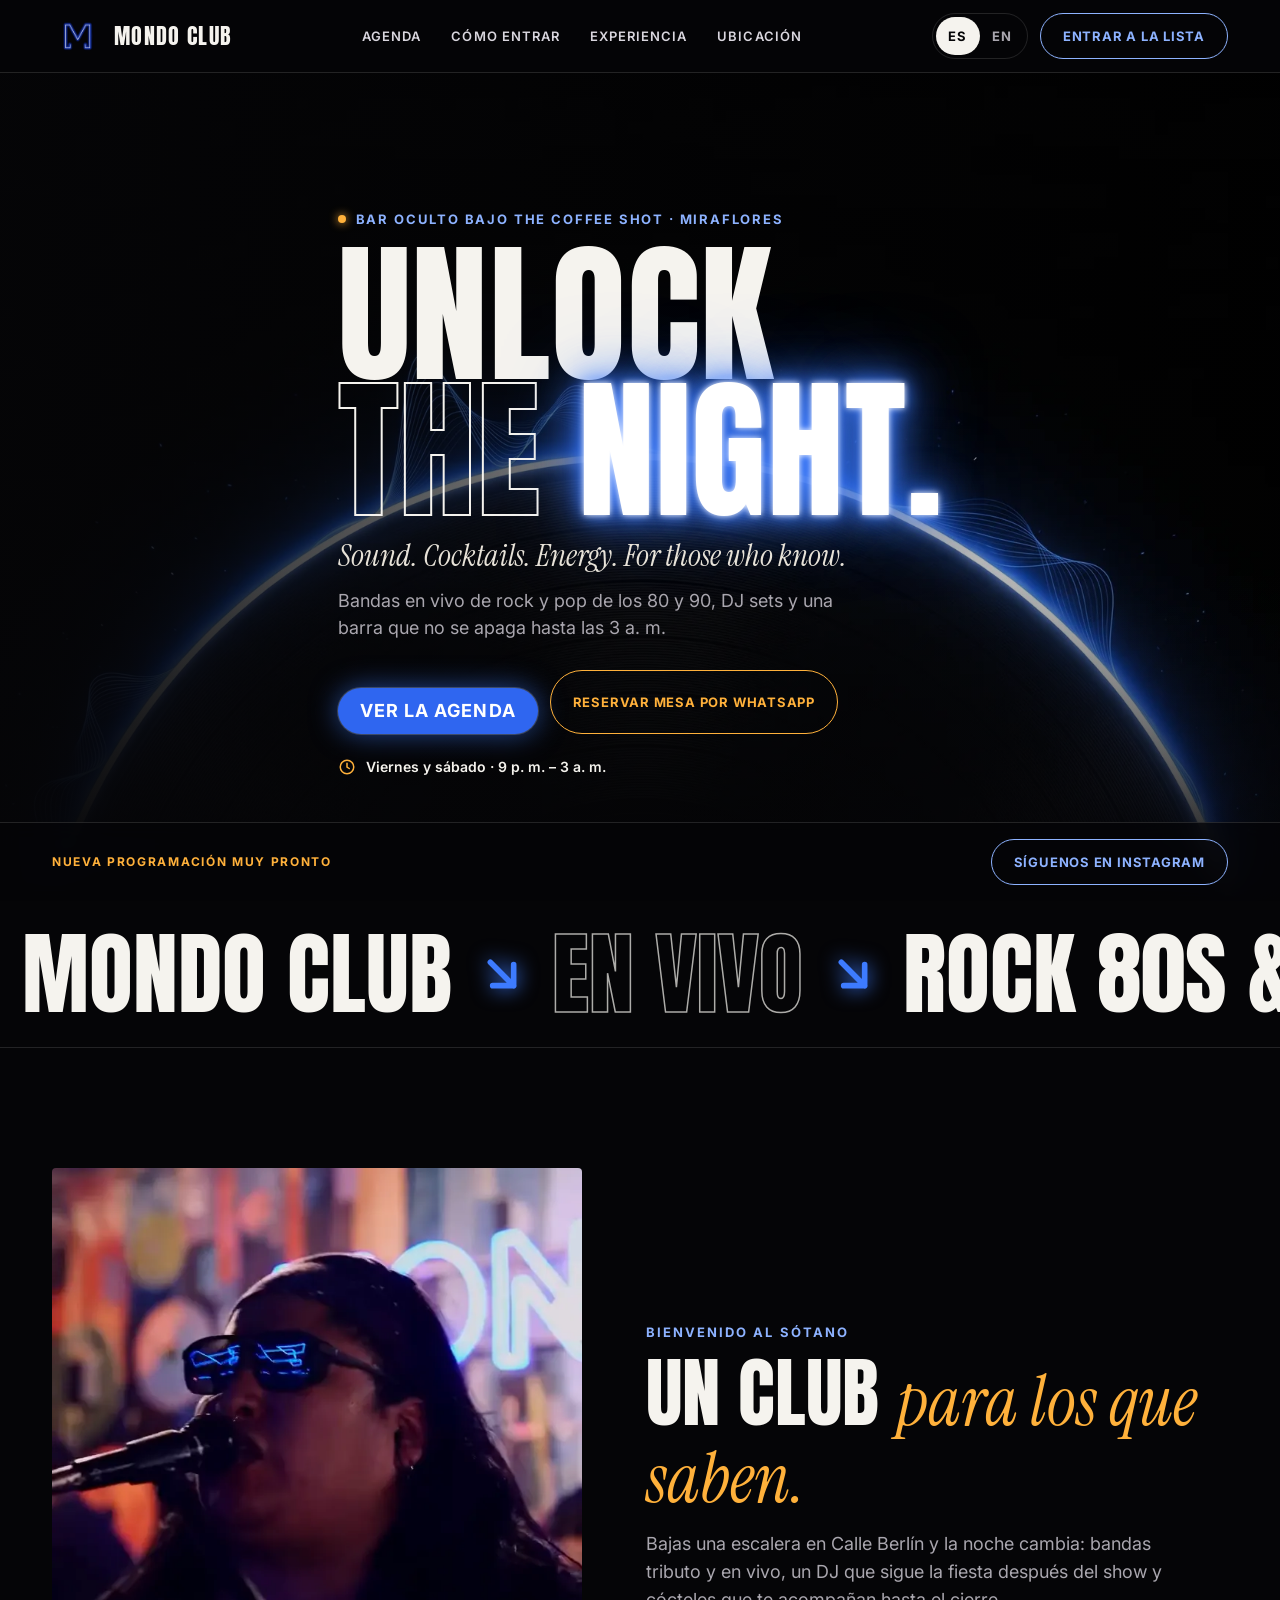
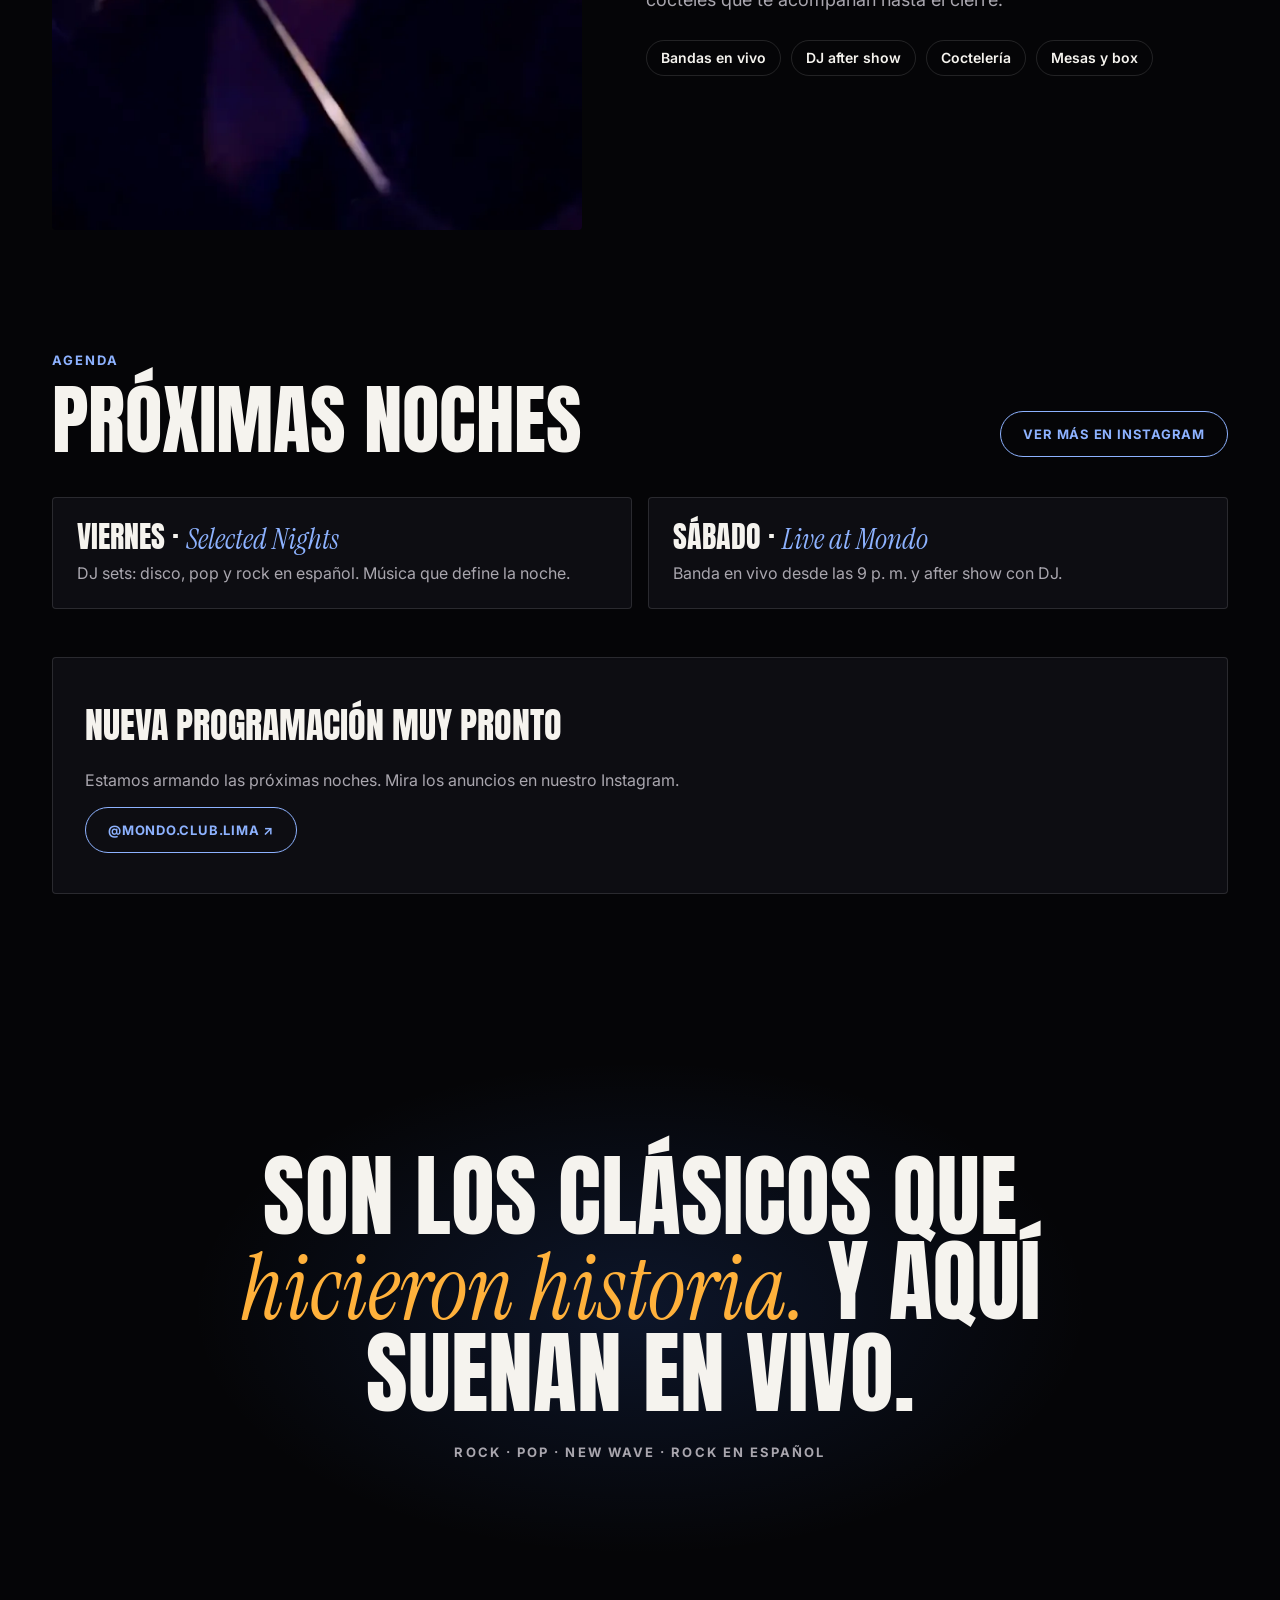
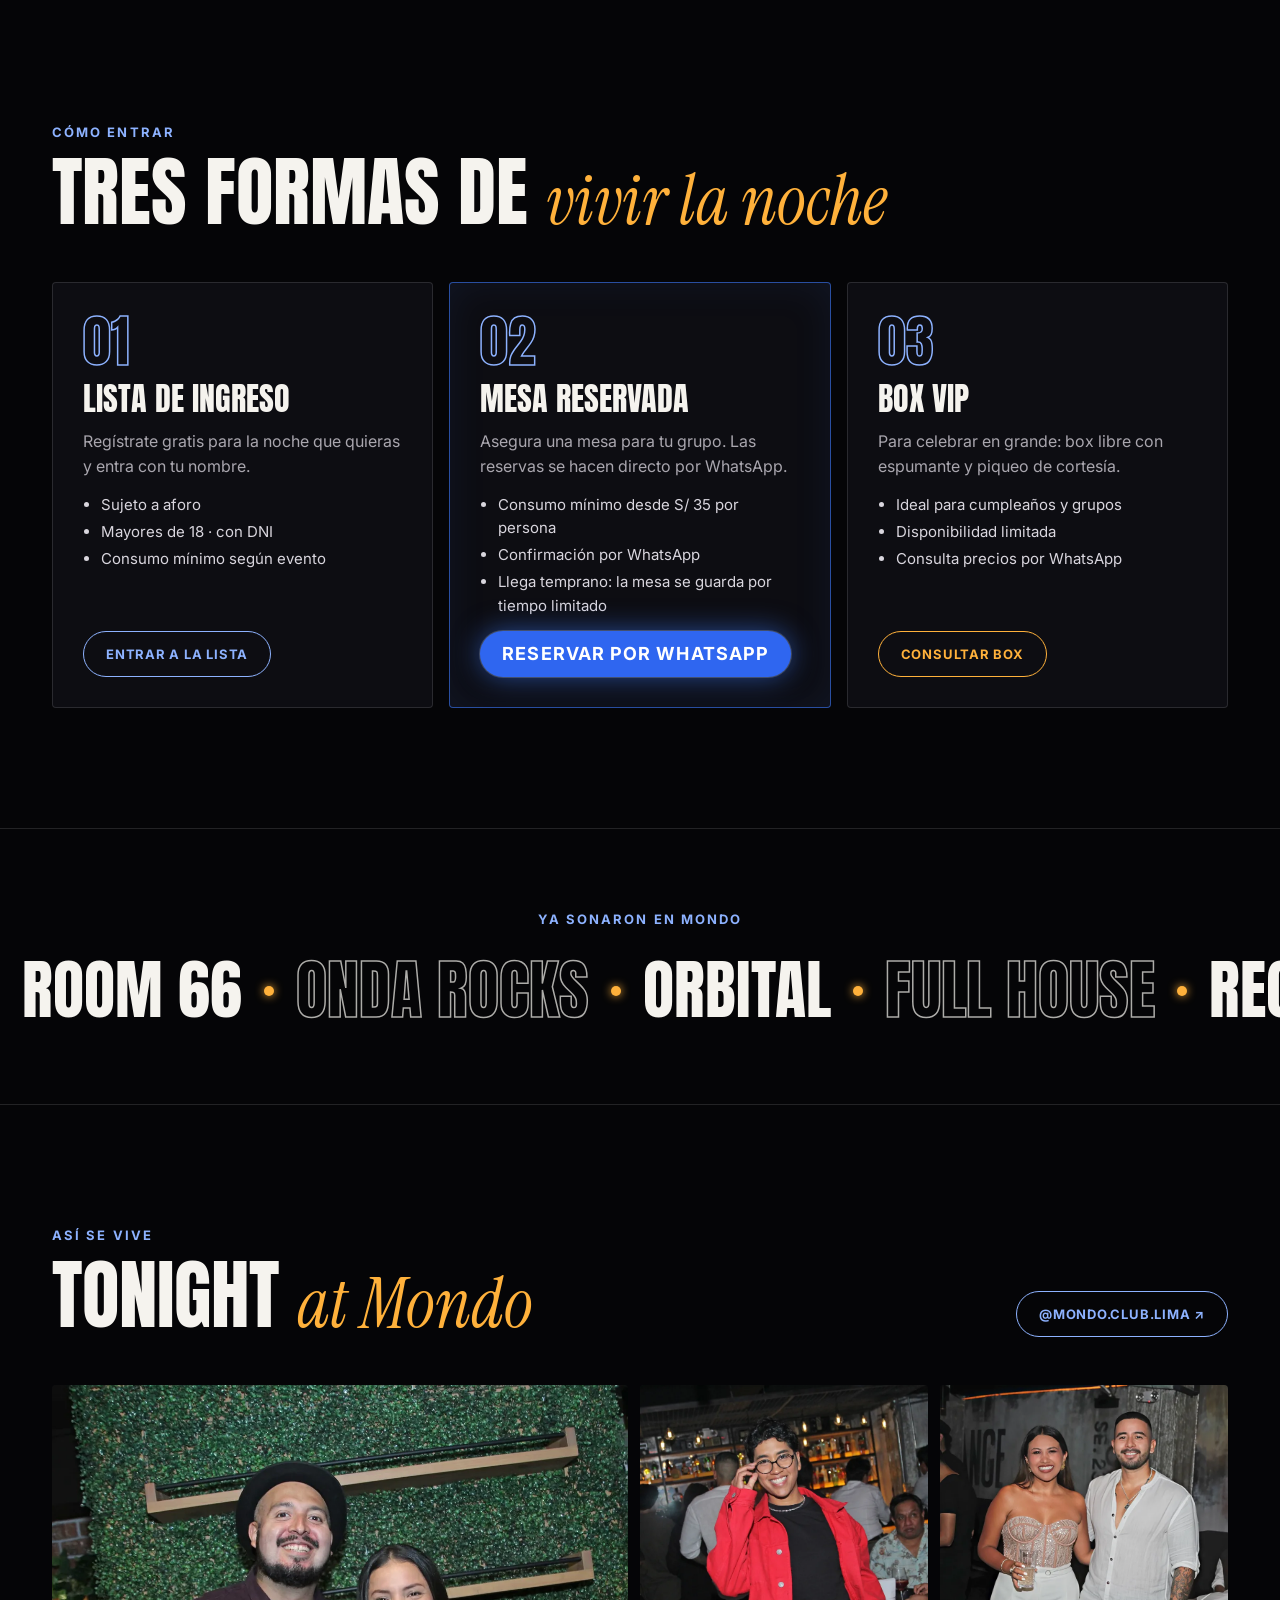
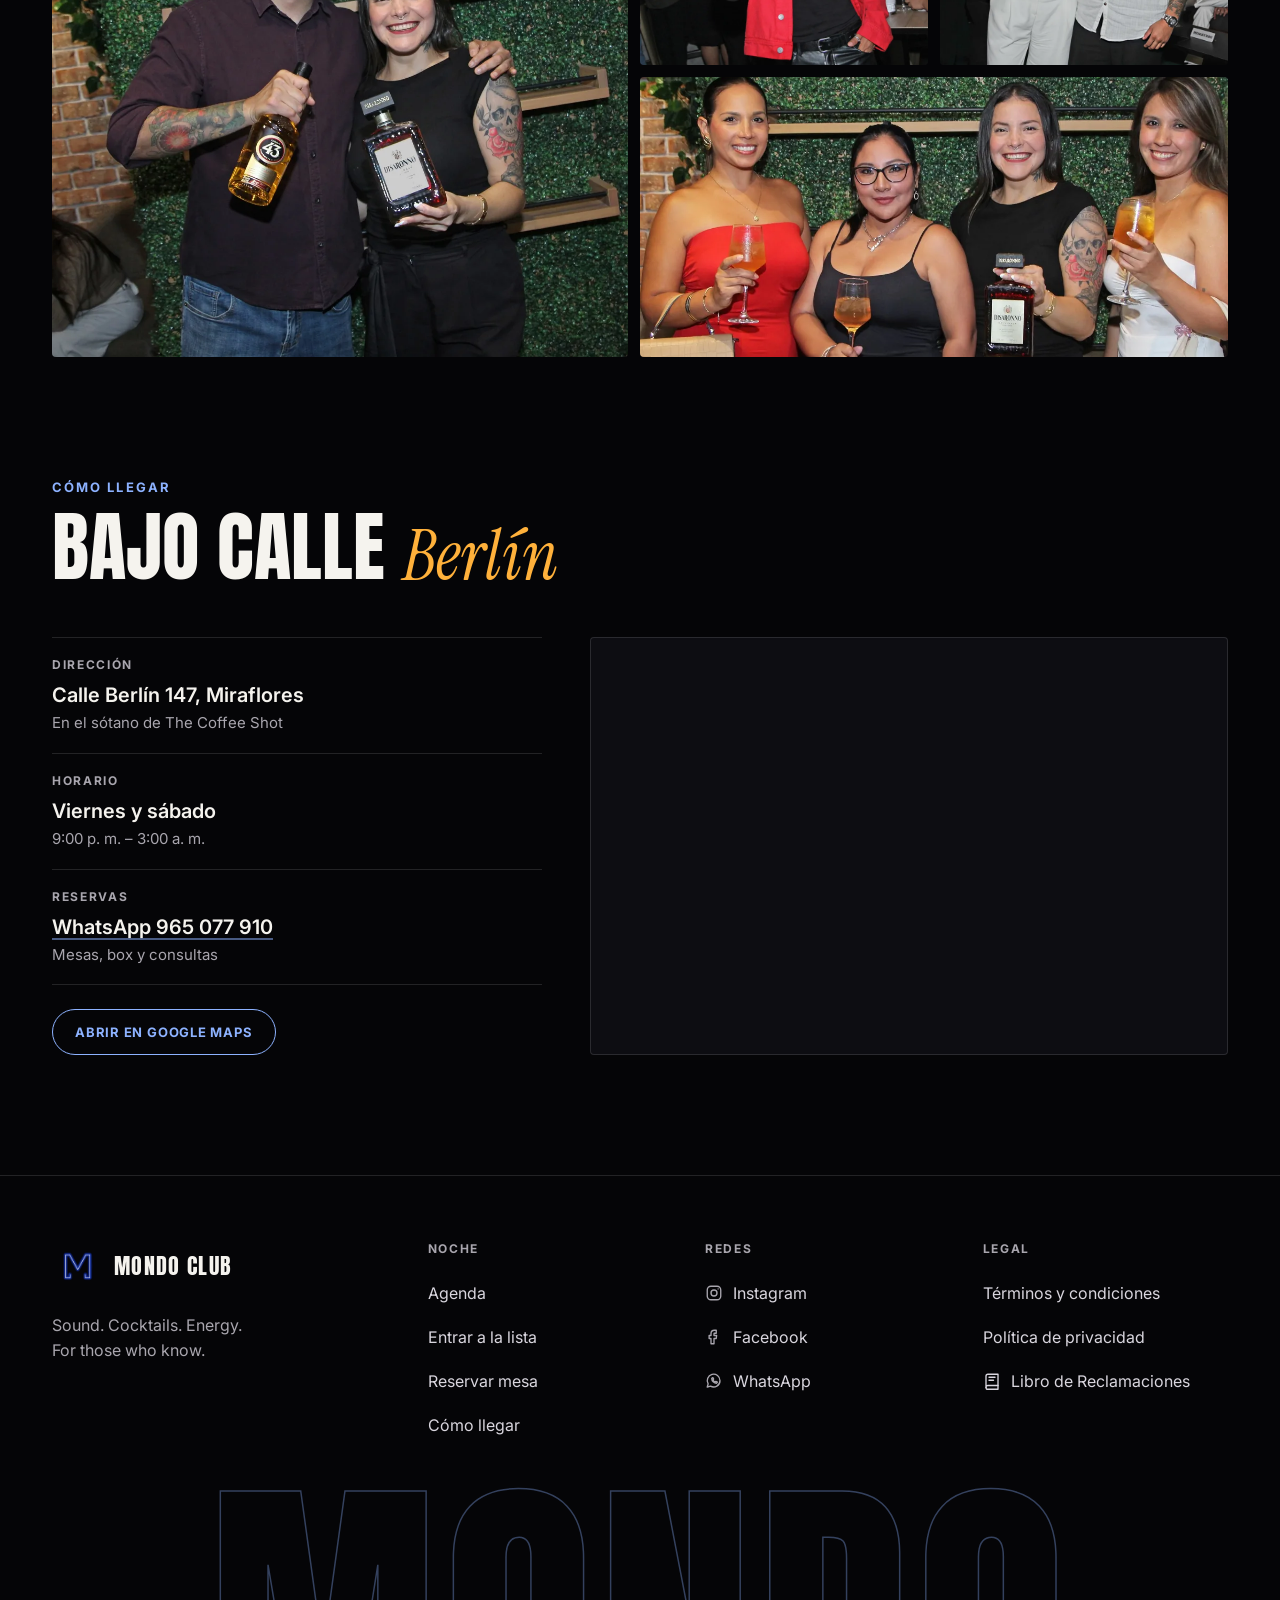
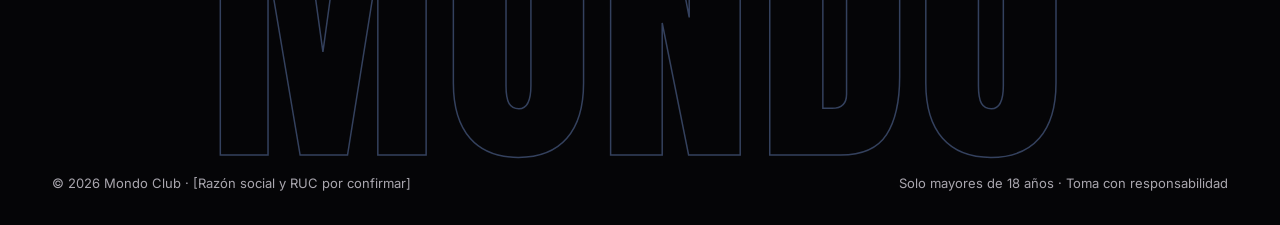
<file: index.html>
<!doctype html>
<html lang="es">
<head>
<meta charset="utf-8">
<meta name="viewport" content="width=device-width, initial-scale=1, viewport-fit=cover">
<title>Mondo Club · Bar oculto con música en vivo en Miraflores</title>
<meta name="description" content="Mondo Club: bar oculto bajo The Coffee Shot en Calle Berlín 147, Miraflores. Bandas en vivo de rock y pop de los 80 y 90, DJ sets y coctelería. Viernes y sábado de 9 p. m. a 3 a. m.">
<meta name="theme-color" content="#050507">
<meta property="og:type" content="website">
<meta property="og:title" content="Mondo Club · Unlock the night">
<meta property="og:description" content="Sound. Cocktails. Energy. For those who know. Calle Berlín 147, Miraflores.">
<meta property="og:image" content="assets/img/photos/banda-en-vivo.webp">
<meta name="twitter:card" content="summary_large_image">
<link rel="icon" href="assets/img/logo-neon.png">
<link rel="preconnect" href="https://fonts.googleapis.com">
<link rel="preconnect" href="https://fonts.gstatic.com" crossorigin>
<link rel="stylesheet" href="https://fonts.googleapis.com/css2?family=Anton&family=Instrument+Serif:ital@0;1&family=Inter:wght@400;500;600;700&display=swap">
<link rel="preload" as="image" href="assets/img/hero-plate.webp">
<link rel="stylesheet" href="css/styles.css">
<script src="js/data.js" defer></script>
<script src="js/i18n.js" defer></script>
<script src="js/app.js" defer></script>
</head>
<body>
<a class="skip" href="#main" data-i18n="a11y.skip">Saltar al contenido</a>

<!-- ===== Header ===== -->
<header class="hdr" id="hdr">
  <div class="wrap hdr-in">
    <a class="logo" href="#top" data-i18n-aria="a11y.home"><img src="assets/img/logo-neon.png" alt="" width="52" height="52"><span>Mondo Club</span></a>
    <nav data-i18n-aria="a11y.nav">
      <ul class="nav">
        <li><a href="#agenda" data-i18n="nav.agenda">Agenda</a></li>
        <li><a href="#entrar" data-i18n="nav.access">Cómo entrar</a></li>
        <li><a href="#experiencia" data-i18n="nav.exp">Experiencia</a></li>
        <li><a href="#ubicacion" data-i18n="nav.loc">Ubicación</a></li>
      </ul>
    </nav>
    <div class="hdr-r">
      <div class="lang" role="group" data-i18n-aria="a11y.lang">
        <button type="button" aria-pressed="true" data-act="lang" data-lang="es" lang="es"><span aria-hidden="true">ES</span><span class="sr">Español</span></button>
        <button type="button" aria-pressed="false" data-act="lang" data-lang="en" lang="en"><span aria-hidden="true">EN</span><span class="sr">English</span></button>
      </div>
      <a class="pill o hdr-cta" href="https://forms.gle/h2JjWmoWEDdMUpsX8" target="_blank" rel="noopener" data-link="list" data-i18n="nav.list">Entrar a la lista</a>
      <button type="button" class="burger" aria-expanded="false" aria-controls="mmenu" data-act="toggleMenu">
        <svg class="ic-open" width="20" height="20" viewBox="0 0 24 24" fill="none" stroke="currentColor" stroke-width="2" stroke-linecap="round" aria-hidden="true"><path d="M4 7h16M4 12h16M4 17h16"/></svg>
        <svg class="ic-close" hidden width="20" height="20" viewBox="0 0 24 24" fill="none" stroke="currentColor" stroke-width="2" stroke-linecap="round" aria-hidden="true"><path d="M6 6l12 12M18 6L6 18"/></svg>
      </button>
    </div>
  </div>
  <nav class="mmenu" id="mmenu" data-i18n-aria="a11y.mobileNav" hidden>
    <ul>
      <li><a href="#agenda" data-act="closeMenu" data-i18n="nav.agenda">Agenda</a></li>
      <li><a href="#entrar" data-act="closeMenu" data-i18n="nav.access">Cómo entrar</a></li>
      <li><a href="#experiencia" data-act="closeMenu" data-i18n="nav.exp">Experiencia</a></li>
      <li><a href="#ubicacion" data-act="closeMenu" data-i18n="nav.loc">Ubicación</a></li>
    </ul>
    <a class="pill p" href="https://forms.gle/h2JjWmoWEDdMUpsX8" target="_blank" rel="noopener" data-link="list" data-i18n="nav.list">Entrar a la lista</a>
  </nav>
</header>

<main id="main">

<!-- ===== Hero ===== -->
<section class="hero" id="top">
  <div class="hero-media" id="hero-media" aria-hidden="true">
    <img src="assets/img/hero-plate.webp" alt="" fetchpriority="high">
  </div>
  <div class="wrap hero-in">
    <p class="kicker"><i aria-hidden="true"></i><span data-i18n="hero.kicker">Bar oculto bajo The Coffee Shot · Miraflores</span></p>
    <h1 class="mega"><span class="mega-1">Unlock</span> <span class="out">the</span> <span class="neon">night.</span></h1>
    <p class="tag">Sound. Cocktails. Energy. For those who know.</p>
    <p class="lede" data-i18n="hero.lede"></p>
    <div class="hero-ctas">
      <a class="pill p" href="#agenda" data-i18n="hero.cta1">Ver la agenda</a>
      <a class="pill a" href="https://wa.me/51965077910" target="_blank" rel="noopener" data-link="wa:general" data-i18n="hero.cta2">Reservar mesa por WhatsApp</a>
    </div>
    <p class="hours"><svg width="18" height="18" viewBox="0 0 24 24" fill="none" stroke="currentColor" stroke-width="2" stroke-linecap="round" aria-hidden="true"><circle cx="12" cy="12" r="9"/><path d="M12 7v5l3 2"/></svg><span data-i18n="hero.hours">Viernes y sábado · 9 p. m. – 3 a. m.</span></p>
  </div>
  <!-- next night bar: filled by js/app.js -->
  <div class="next"><div class="wrap next-in" id="next"></div></div>
</section>

<!-- ===== Marquee ===== -->
<div class="mq" aria-hidden="true"><div class="mq-t" id="mq"></div></div>

<!-- ===== Welcome ===== -->
<section class="sec" id="experiencia" aria-labelledby="welcome-h">
  <div class="wrap welcome rv">
    <figure class="photo welcome-ph"><video class="welcome-vid" data-src="assets/video/sotano.mp4" poster="assets/img/photos/sotano-poster.webp" muted loop playsinline preload="none" width="720" height="900" data-i18n-aria="welcome.img"></video></figure>
    <div>
      <p class="eyebrow" data-i18n="welcome.eyebrow">Bienvenido al sótano</p>
      <h2 class="h2" id="welcome-h"><span data-i18n="welcome.h1">Un club</span> <em data-i18n="welcome.h2">para los que saben.</em></h2>
      <p class="p" data-i18n="welcome.p"></p>
      <ul class="facts" data-list="welcome.facts"></ul>
    </div>
  </div>
</section>

<!-- ===== Agenda ===== -->
<section class="sec sec-tight" id="agenda" aria-labelledby="agenda-h">
  <div class="wrap rv">
    <div class="sec-head">
      <div><p class="eyebrow" data-i18n="agenda.eyebrow">Agenda</p><h2 class="h2" id="agenda-h" tabindex="-1" data-i18n="agenda.title">Próximas noches</h2></div>
      <a class="pill o" href="https://www.instagram.com/mondo.club.lima/" target="_blank" rel="noopener" data-i18n="agenda.more">Ver más en Instagram</a>
    </div>
    <div class="week">
      <div><p class="week-t"><span data-i18n="agenda.friT">Viernes</span> · <em data-i18n="agenda.friN">Selected Nights</em></p><p data-i18n="agenda.friP"></p></div>
      <div><p class="week-t"><span data-i18n="agenda.satT">Sábado</span> · <em data-i18n="agenda.satN">Live at Mondo</em></p><p data-i18n="agenda.satP"></p></div>
    </div>
    <!-- event rows + flyer preview: filled by js/app.js -->
    <div class="ag" id="agenda-list"></div>
  </div>
</section>

<!-- ===== Statement ===== -->
<section class="stmt">
  <div class="wrap rv">
    <p class="stmt-t"><span data-i18n="stmt.a">Son los clásicos que</span> <em data-i18n="stmt.b">hicieron historia.</em> <span data-i18n="stmt.c">Y aquí suenan en vivo.</span></p>
    <p class="stmt-g" data-i18n="stmt.genres">Rock · Pop · New wave · Rock en español</p>
  </div>
</section>

<!-- ===== Access ===== -->
<section class="sec" id="entrar" aria-labelledby="entrar-h">
  <div class="wrap rv">
    <p class="eyebrow" data-i18n="access.eyebrow">Cómo entrar</p>
    <h2 class="h2" id="entrar-h"><span data-i18n="access.h1">Tres formas de</span> <em data-i18n="access.h2">vivir la noche</em></h2>
    <div class="acc">
      <article>
        <span class="n" aria-hidden="true">01</span>
        <h3 data-i18n="access.a.t">Lista de ingreso</h3>
        <p data-i18n="access.a.p"></p>
        <ul data-list="access.a.li"></ul>
        <a class="pill o" href="https://forms.gle/h2JjWmoWEDdMUpsX8" target="_blank" rel="noopener" data-link="list" data-i18n="access.a.cta">Entrar a la lista</a>
      </article>
      <article class="hl">
        <span class="n" aria-hidden="true">02</span>
        <h3 data-i18n="access.b.t">Mesa reservada</h3>
        <p data-i18n="access.b.p"></p>
        <ul data-list="access.b.li"></ul>
        <a class="pill p" href="https://wa.me/51965077910" target="_blank" rel="noopener" data-link="wa:general" data-i18n="access.b.cta">Reservar por WhatsApp</a>
      </article>
      <article>
        <span class="n" aria-hidden="true">03</span>
        <h3 data-i18n="access.c.t">Box VIP</h3>
        <p data-i18n="access.c.p"></p>
        <ul data-list="access.c.li"></ul>
        <a class="pill a" href="https://wa.me/51965077910" target="_blank" rel="noopener" data-link="wa:box" data-i18n="access.c.cta">Consultar box</a>
      </article>
    </div>
  </div>
</section>

<!-- ===== Bands ===== -->
<section class="bands" data-i18n-aria="a11y.bands">
  <p class="eyebrow" data-i18n="bandsT">Ya sonaron en Mondo</p>
  <div class="mq-clip"><div class="mq-t" id="bands"></div></div>
</section>

<!-- ===== Gallery ===== -->
<section class="sec" aria-labelledby="gal-h">
  <div class="wrap rv">
    <div class="sec-head">
      <div><p class="eyebrow" data-i18n="gallery.eyebrow">Así se vive</p><h2 class="h2" id="gal-h"><span data-i18n="gallery.h1">Tonight</span> <em data-i18n="gallery.h2">at Mondo</em></h2></div>
      <a class="pill o" href="https://www.instagram.com/mondo.club.lima/" target="_blank" rel="noopener">@mondo.club.lima ↗</a>
    </div>
    <div class="gal">
      <figure class="photo"><img src="assets/img/photos/noche-1.webp" alt="" data-i18n-alt="gallery.img.0" loading="lazy" width="1100" height="1100"></figure>
      <figure class="photo"><img src="assets/img/photos/noche-2.webp" alt="" data-i18n-alt="gallery.img.1" loading="lazy" width="800" height="800"></figure>
      <figure class="photo"><img src="assets/img/photos/noche-3.webp" alt="" data-i18n-alt="gallery.img.2" loading="lazy" width="800" height="800"></figure>
      <figure class="photo"><img src="assets/img/photos/noche-4.webp" alt="" data-i18n-alt="gallery.img.3" loading="lazy" width="1100" height="1100"></figure>
    </div>
  </div>
</section>

<!-- ===== Location ===== -->
<section class="sec sec-tight" id="ubicacion" aria-labelledby="loc-h">
  <div class="wrap rv">
    <p class="eyebrow" data-i18n="loc.eyebrow">Cómo llegar</p>
    <h2 class="h2" id="loc-h"><span data-i18n="loc.h1">Bajo Calle</span> <em data-i18n="loc.h2">Berlín</em></h2>
    <div class="loc">
      <div>
        <dl>
          <div><dt data-i18n="loc.addrL">Dirección</dt><dd>Calle Berlín 147, Miraflores <small data-i18n="loc.addrS">En el sótano de The Coffee Shot</small></dd></div>
          <div><dt data-i18n="loc.hoursL">Horario</dt><dd><span data-i18n="loc.hoursV">Viernes y sábado</span> <small data-i18n="loc.hoursS">9:00 p. m. – 3:00 a. m.</small></dd></div>
          <div><dt data-i18n="loc.resL">Reservas</dt><dd><a href="https://wa.me/51965077910" target="_blank" rel="noopener" data-link="wa:general">WhatsApp 965 077 910</a> <small data-i18n="loc.resS">Mesas, box y consultas</small></dd></div>
        </dl>
        <a class="pill o loc-btn" href="https://www.google.com/maps/search/?api=1&amp;query=Calle+Berl%C3%ADn+147+Miraflores+Lima" target="_blank" rel="noopener" data-i18n="loc.maps">Abrir en Google Maps</a>
      </div>
      <div class="map"><iframe src="https://www.google.com/maps?q=Calle+Berl%C3%ADn+147,+Miraflores,+Lima,+Per%C3%BA&amp;z=17&amp;output=embed" title="Mapa de Calle Berlín 147, Miraflores" data-i18n-title="loc.map" loading="lazy" referrerpolicy="no-referrer-when-downgrade" allowfullscreen></iframe></div>
    </div>
  </div>
</section>

</main>

<!-- ===== Footer ===== -->
<footer class="foot">
  <div class="wrap">
    <div class="foot-g">
      <div>
        <a class="logo" href="#top" data-i18n-aria="a11y.home"><img src="assets/img/logo-neon.png" alt="" width="52" height="52" loading="lazy"><span>Mondo Club</span></a>
        <p class="foot-tag">Sound. Cocktails. Energy.<br>For those who know.</p>
      </div>
      <div>
        <h2 data-i18n="foot.night">Noche</h2>
        <ul>
          <li><a href="#agenda" data-i18n="foot.agenda">Agenda</a></li>
          <li><a href="https://forms.gle/h2JjWmoWEDdMUpsX8" target="_blank" rel="noopener" data-link="list" data-i18n="foot.list">Entrar a la lista</a></li>
          <li><a href="https://wa.me/51965077910" target="_blank" rel="noopener" data-link="wa:general" data-i18n="foot.table">Reservar mesa</a></li>
          <li><a href="https://www.google.com/maps/dir/?api=1&amp;destination=Calle+Berl%C3%ADn+147%2C+Miraflores%2C+Lima%2C+Per%C3%BA" target="_blank" rel="noopener" data-link="maps" data-i18n="foot.loc">Cómo llegar</a></li>
        </ul>
      </div>
      <div>
        <h2 data-i18n="foot.social">Redes</h2>
        <ul>
          <li><a class="soc" href="https://www.instagram.com/mondo.club.lima/" target="_blank" rel="noopener"><svg width="18" height="18" viewBox="0 0 24 24" fill="none" stroke="currentColor" stroke-width="1.8" stroke-linecap="round" stroke-linejoin="round" aria-hidden="true"><rect x="3" y="3" width="18" height="18" rx="5"/><circle cx="12" cy="12" r="4"/><path d="M17.5 6.5v.01"/></svg>Instagram</a></li>
          <li><a class="soc" href="https://www.facebook.com/mondoclublima" target="_blank" rel="noopener"><svg width="18" height="18" viewBox="0 0 24 24" fill="none" stroke="currentColor" stroke-width="1.8" stroke-linecap="round" stroke-linejoin="round" aria-hidden="true"><path d="M15 3h-2.5A4.5 4.5 0 0 0 8 7.5V10H5.5v4H8v7h4v-7h3l.5-4H12V7.5A.5.5 0 0 1 12.5 7H15z"/></svg>Facebook</a></li>
          <li><a class="soc" href="https://wa.me/51965077910" target="_blank" rel="noopener" data-link="wa:general"><svg width="18" height="18" viewBox="0 0 24 24" fill="none" stroke="currentColor" stroke-width="1.8" stroke-linecap="round" stroke-linejoin="round" aria-hidden="true"><path d="M20 11.5a8.5 8.5 0 0 1-12.6 7.4L3 20l1.2-4.2A8.5 8.5 0 1 1 20 11.5z"/><path d="M9 8.5c0 3.5 3 6.5 6.5 6.5l1-1.5-2-1-1 .8a5 5 0 0 1-2.8-2.8l.8-1-1-2z"/></svg>WhatsApp</a></li>
        </ul>
      </div>
      <div>
        <h2 data-i18n="foot.legal">Legal</h2>
        <ul>
          <li><a href="terminos.html" data-i18n="foot.terms">Términos y condiciones</a></li>
          <li><a href="privacidad.html" data-i18n="foot.priv">Política de privacidad</a></li>
          <li><a class="lr-link" href="libro-de-reclamaciones.html"><svg width="18" height="18" viewBox="0 0 24 24" fill="none" stroke="currentColor" stroke-width="1.8" stroke-linecap="round" stroke-linejoin="round" aria-hidden="true"><path d="M4 5.5A2.5 2.5 0 0 1 6.5 3H20v15H6.5A2.5 2.5 0 0 0 4 20.5z"/><path d="M4 20.5A2.5 2.5 0 0 0 6.5 23H20v-5"/><path d="M8 7h8M8 11h6"/></svg><span data-i18n="foot.book">Libro de Reclamaciones</span></a></li>
        </ul>
      </div>
    </div>
    <p class="foot-big" aria-hidden="true">Mondo</p>
    <div class="foot-copy"><span data-i18n="foot.copy"></span><span data-i18n="foot.age"></span></div>
  </div>
</footer>
</body>
</html>
</file>
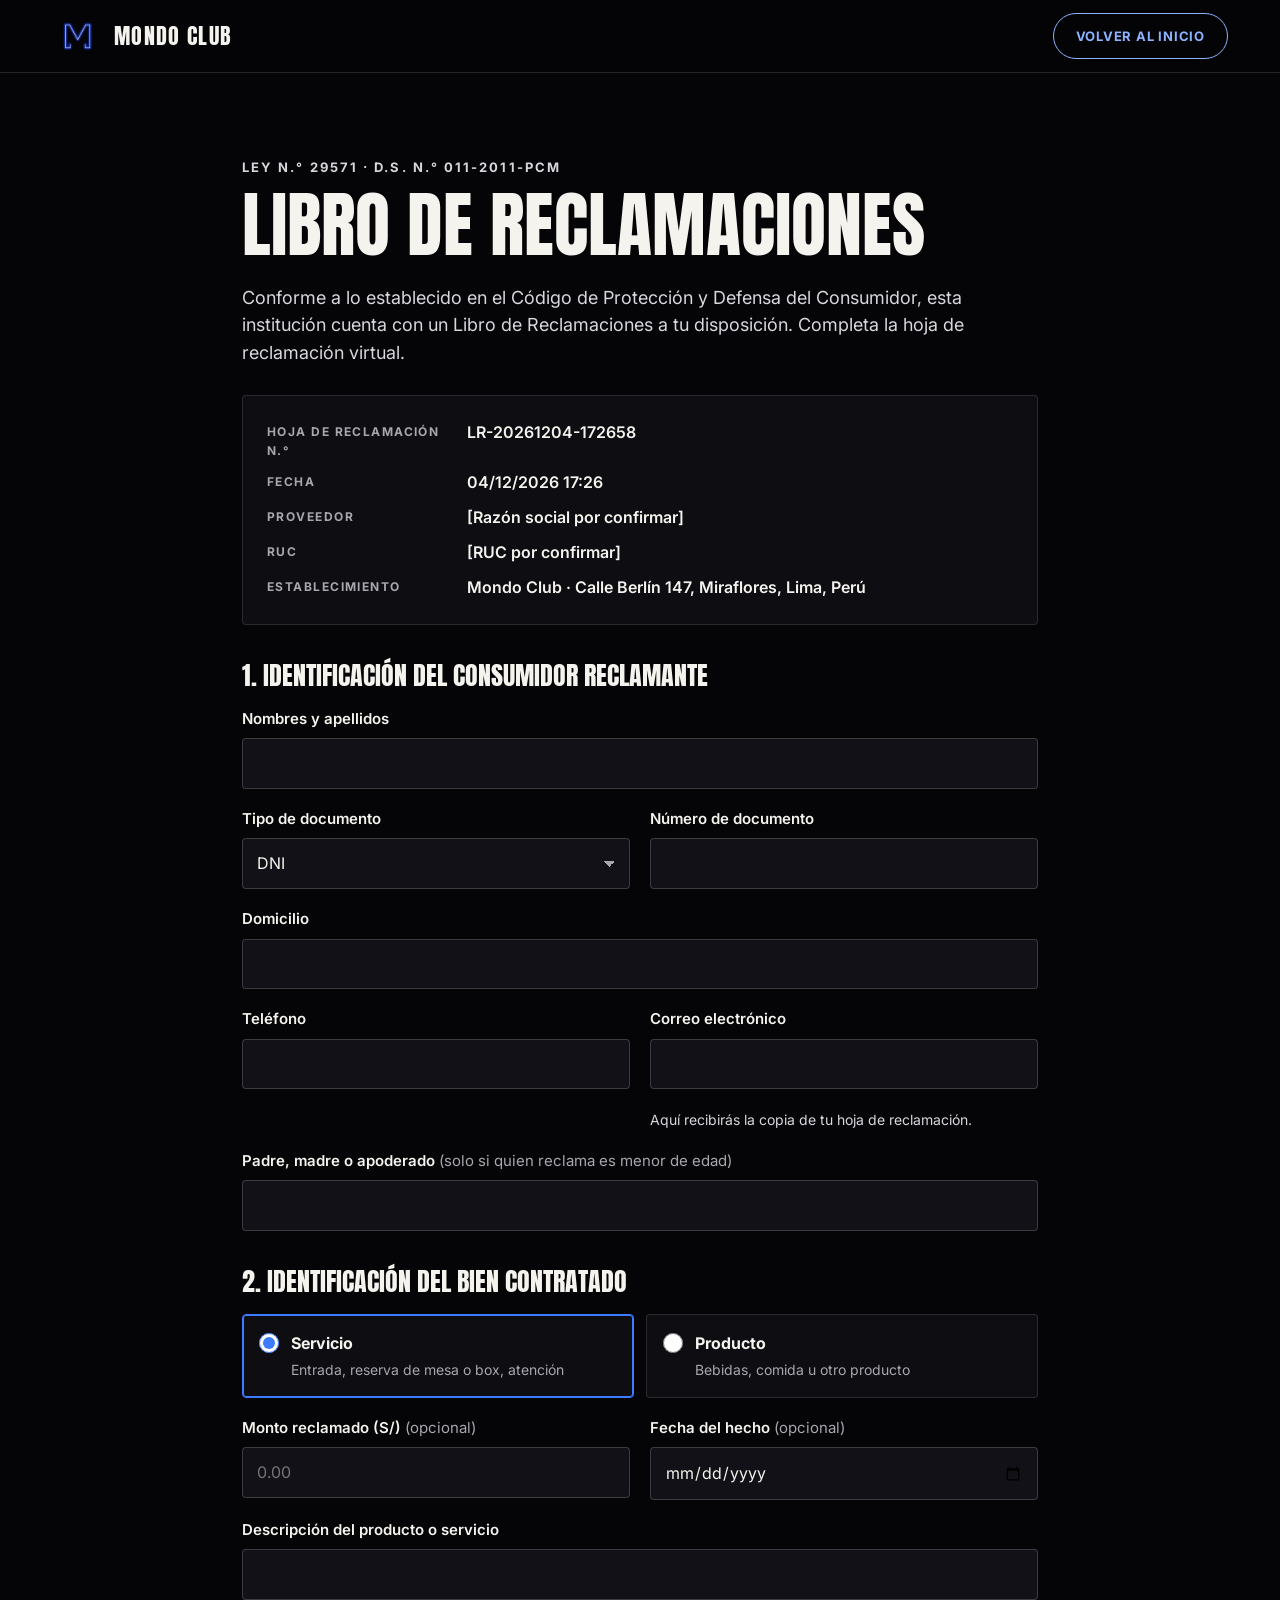
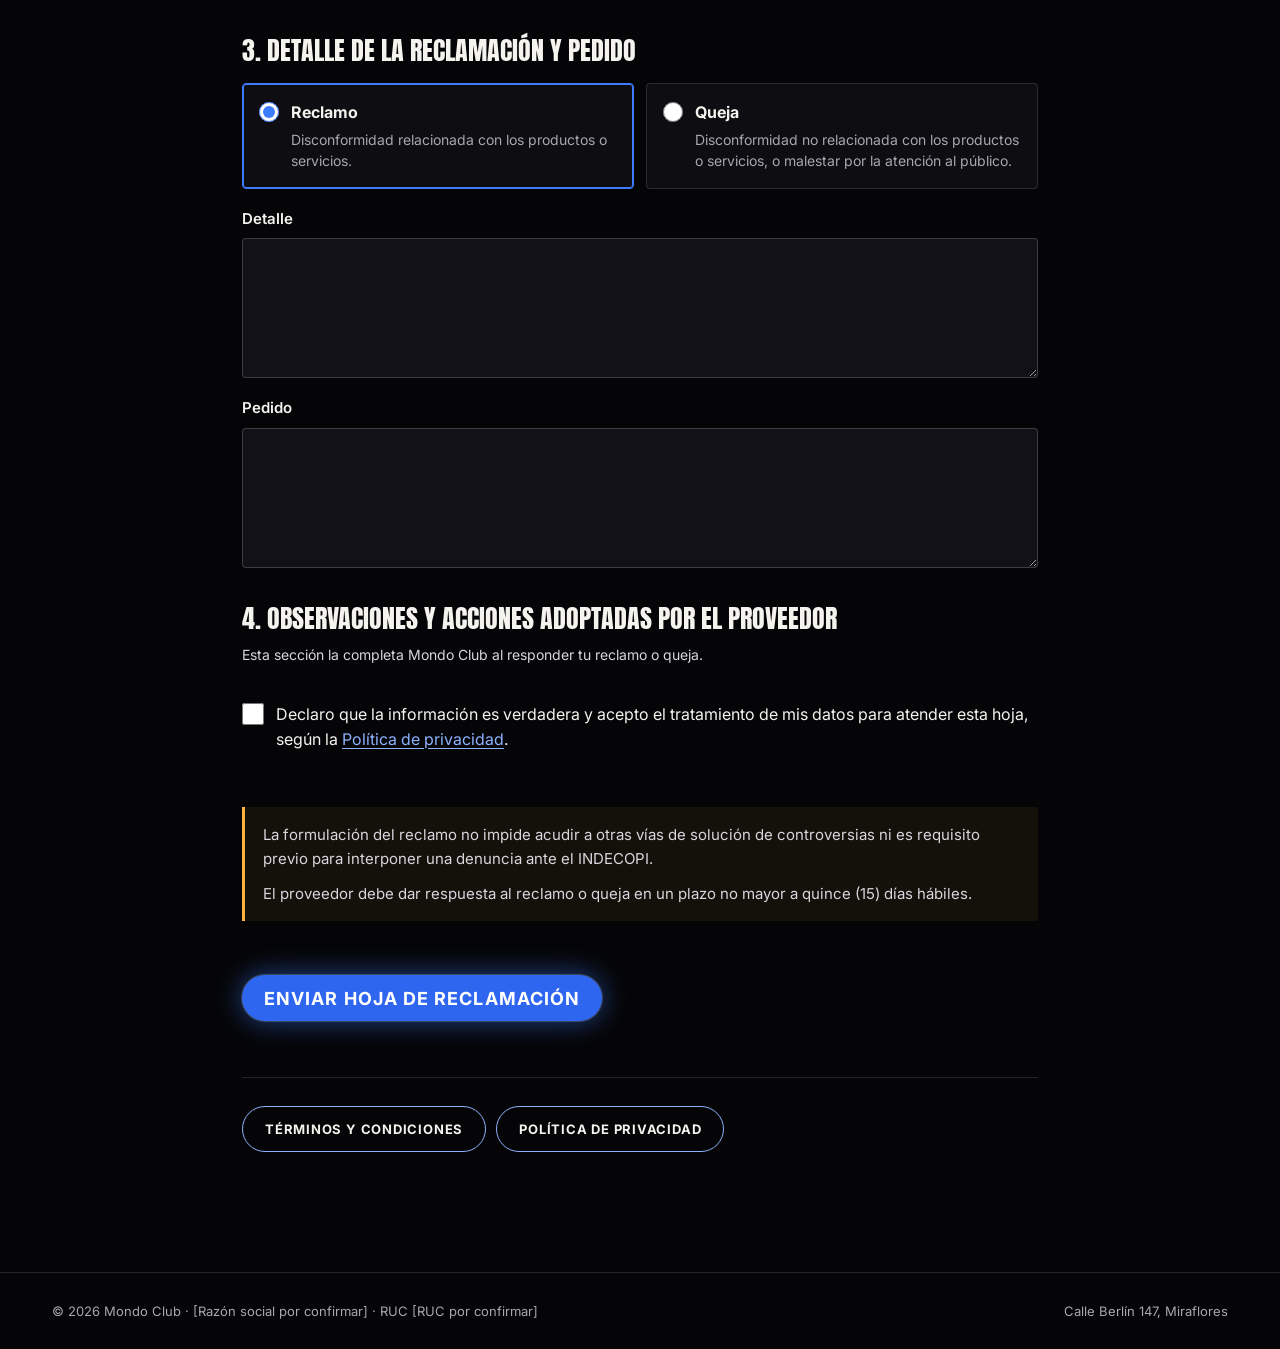
<file: libro-de-reclamaciones.html>
<!doctype html>
<html lang="es">
<head>
<meta charset="utf-8">
<meta name="viewport" content="width=device-width, initial-scale=1, viewport-fit=cover">
<title>Libro de Reclamaciones · Mondo Club</title>
<meta name="description" content="Libro de Reclamaciones virtual de Mondo Club, conforme al Código de Protección y Defensa del Consumidor (Ley N.° 29571).">
<meta name="theme-color" content="#050507">
<link rel="icon" href="assets/img/logo-neon.png">
<link rel="preconnect" href="https://fonts.googleapis.com">
<link rel="preconnect" href="https://fonts.gstatic.com" crossorigin>
<link rel="stylesheet" href="https://fonts.googleapis.com/css2?family=Anton&family=Inter:wght@400;500;600;700&display=swap">
<link rel="stylesheet" href="css/styles.css">
<script src="js/data.js" defer></script>
<script src="js/legal.js" defer></script>
<script src="js/reclamaciones.js" defer></script>
</head>
<body>
<a class="skip" href="#main">Saltar al contenido</a>

<header class="hdr">
  <div class="wrap hdr-in">
    <a class="logo" href="index.html" aria-label="Mondo Club, ir al inicio"><img src="assets/img/logo-neon.png" alt="" width="52" height="52"><span>Mondo Club</span></a>
    <a class="pill o" href="index.html">Volver al inicio</a>
  </div>
</header>

<main id="main" class="legal">
  <div class="wrap">
    <p class="eyebrow">Ley N.° 29571 · D.S. N.° 011-2011-PCM</p>
    <h1>Libro de Reclamaciones</h1>
    <p class="intro">Conforme a lo establecido en el Código de Protección y Defensa del Consumidor, esta institución cuenta con un Libro de Reclamaciones a tu disposición. Completa la hoja de reclamación virtual.</p>

    <div class="box">
      <dl>
        <dt>Hoja de reclamación N.°</dt><dd id="lr-num">—</dd>
        <dt>Fecha</dt><dd id="lr-date">—</dd>
        <dt>Proveedor</dt><dd data-legal="name">[Razón social por confirmar]</dd>
        <dt>RUC</dt><dd data-legal="ruc">[RUC por confirmar]</dd>
        <dt>Establecimiento</dt><dd>Mondo Club · <span data-legal="address">Calle Berlín 147, Miraflores, Lima, Perú</span></dd>
      </dl>
    </div>

    <form class="claim" id="claim-form" novalidate>
      <fieldset>
        <legend>1. Identificación del consumidor reclamante</legend>
        <div class="fgrid">
          <div class="field full"><label for="c-name">Nombres y apellidos</label><input class="inp" id="c-name" name="name" type="text" autocomplete="name" required></div>
          <div class="field">
            <label for="c-doctype">Tipo de documento</label>
            <select class="inp" id="c-doctype" name="docType" required>
              <option value="DNI">DNI</option>
              <option value="Carné de extranjería">Carné de extranjería</option>
              <option value="Pasaporte">Pasaporte</option>
            </select>
          </div>
          <div class="field"><label for="c-doc">Número de documento</label><input class="inp" id="c-doc" name="doc" type="text" inputmode="numeric" autocomplete="off" required></div>
          <div class="field full"><label for="c-address">Domicilio</label><input class="inp" id="c-address" name="address" type="text" autocomplete="street-address" required></div>
          <div class="field"><label for="c-phone">Teléfono</label><input class="inp" id="c-phone" name="phone" type="tel" inputmode="tel" autocomplete="tel" required></div>
          <div class="field"><label for="c-email">Correo electrónico</label><input class="inp" id="c-email" name="email" type="email" inputmode="email" autocomplete="email" required aria-describedby="c-email-hint"><p class="hint" id="c-email-hint">Aquí recibirás la copia de tu hoja de reclamación.</p></div>
          <div class="field full"><label for="c-guardian">Padre, madre o apoderado <span class="opt">(solo si quien reclama es menor de edad)</span></label><input class="inp" id="c-guardian" name="guardian" type="text"></div>
        </div>
      </fieldset>

      <fieldset>
        <legend>2. Identificación del bien contratado</legend>
        <div class="choice" role="radiogroup" aria-label="Tipo de bien contratado">
          <label><input type="radio" name="good" value="Servicio" checked><span><b>Servicio</b><span>Entrada, reserva de mesa o box, atención</span></span></label>
          <label><input type="radio" name="good" value="Producto"><span><b>Producto</b><span>Bebidas, comida u otro producto</span></span></label>
        </div>
        <div class="fgrid">
          <div class="field"><label for="c-amount">Monto reclamado (S/) <span class="opt">(opcional)</span></label><input class="inp" id="c-amount" name="amount" type="text" inputmode="decimal" placeholder="0.00"></div>
          <div class="field"><label for="c-when">Fecha del hecho <span class="opt">(opcional)</span></label><input class="inp" id="c-when" name="when" type="date"></div>
          <div class="field full"><label for="c-desc">Descripción del producto o servicio</label><input class="inp" id="c-desc" name="desc" type="text" required></div>
        </div>
      </fieldset>

      <fieldset>
        <legend>3. Detalle de la reclamación y pedido</legend>
        <div class="choice" role="radiogroup" aria-label="Tipo de registro">
          <label><input type="radio" name="kind" value="Reclamo" checked><span><b>Reclamo</b><span>Disconformidad relacionada con los productos o servicios.</span></span></label>
          <label><input type="radio" name="kind" value="Queja"><span><b>Queja</b><span>Disconformidad no relacionada con los productos o servicios, o malestar por la atención al público.</span></span></label>
        </div>
        <div class="fgrid">
          <div class="field full"><label for="c-detail">Detalle</label><textarea class="inp" id="c-detail" name="detail" required></textarea></div>
          <div class="field full"><label for="c-request">Pedido</label><textarea class="inp" id="c-request" name="request" required></textarea></div>
        </div>
      </fieldset>

      <fieldset>
        <legend>4. Observaciones y acciones adoptadas por el proveedor</legend>
        <p class="hint" style="margin-top:12px">Esta sección la completa Mondo Club al responder tu reclamo o queja.</p>
      </fieldset>

      <div>
        <label class="check"><input type="checkbox" id="c-accept" name="accept" required><span>Declaro que la información es verdadera y acepto el tratamiento de mis datos para atender esta hoja, según la <a href="privacidad.html">Política de privacidad</a>.</span></label>
        <p class="err" id="form-err" role="alert" hidden></p>
      </div>

      <div class="note-box">
        <p style="margin:0">La formulación del reclamo no impide acudir a otras vías de solución de controversias ni es requisito previo para interponer una denuncia ante el INDECOPI.</p>
        <p>El proveedor debe dar respuesta al reclamo o queja en un plazo no mayor a quince (15) días hábiles.</p>
      </div>

      <div class="form-foot">
        <button type="submit" class="pill p">Enviar hoja de reclamación</button>
      </div>
    </form>

    <!-- Copy of the claim sheet, shown after sending -->
    <section class="copy-sheet" id="copy" hidden aria-labelledby="copy-h">
      <div class="ok" role="status">
        <svg width="22" height="22" viewBox="0 0 24 24" fill="none" stroke="currentColor" stroke-width="2" stroke-linecap="round" stroke-linejoin="round" aria-hidden="true"><circle cx="12" cy="12" r="9"/><path d="M8 12.5l2.5 2.5L16 9.5"/></svg>
        <div><b id="ok-t">Hoja de reclamación registrada</b><p id="ok-b"></p></div>
      </div>
      <h2 id="copy-h" tabindex="-1">Copia de tu hoja de reclamación</h2>
      <div class="box"><dl id="copy-dl"></dl></div>
      <div class="form-foot no-print" style="margin-top:20px">
        <button type="button" class="pill p" id="btn-print">Imprimir o guardar PDF</button>
        <a class="pill o" href="libro-de-reclamaciones.html">Registrar otra hoja</a>
      </div>
    </section>

    <nav class="legal-nav" aria-label="Documentos legales">
      <a class="pill o" href="terminos.html">Términos y condiciones</a>
      <a class="pill o" href="privacidad.html">Política de privacidad</a>
    </nav>
  </div>
</main>

<footer class="legal-foot">
  <div class="wrap"><span>© 2026 Mondo Club · <span data-legal="name">[Razón social por confirmar]</span> · RUC <span data-legal="ruc">[RUC por confirmar]</span></span><span>Calle Berlín 147, Miraflores</span></div>
</footer>
</body>
</html>
</file>
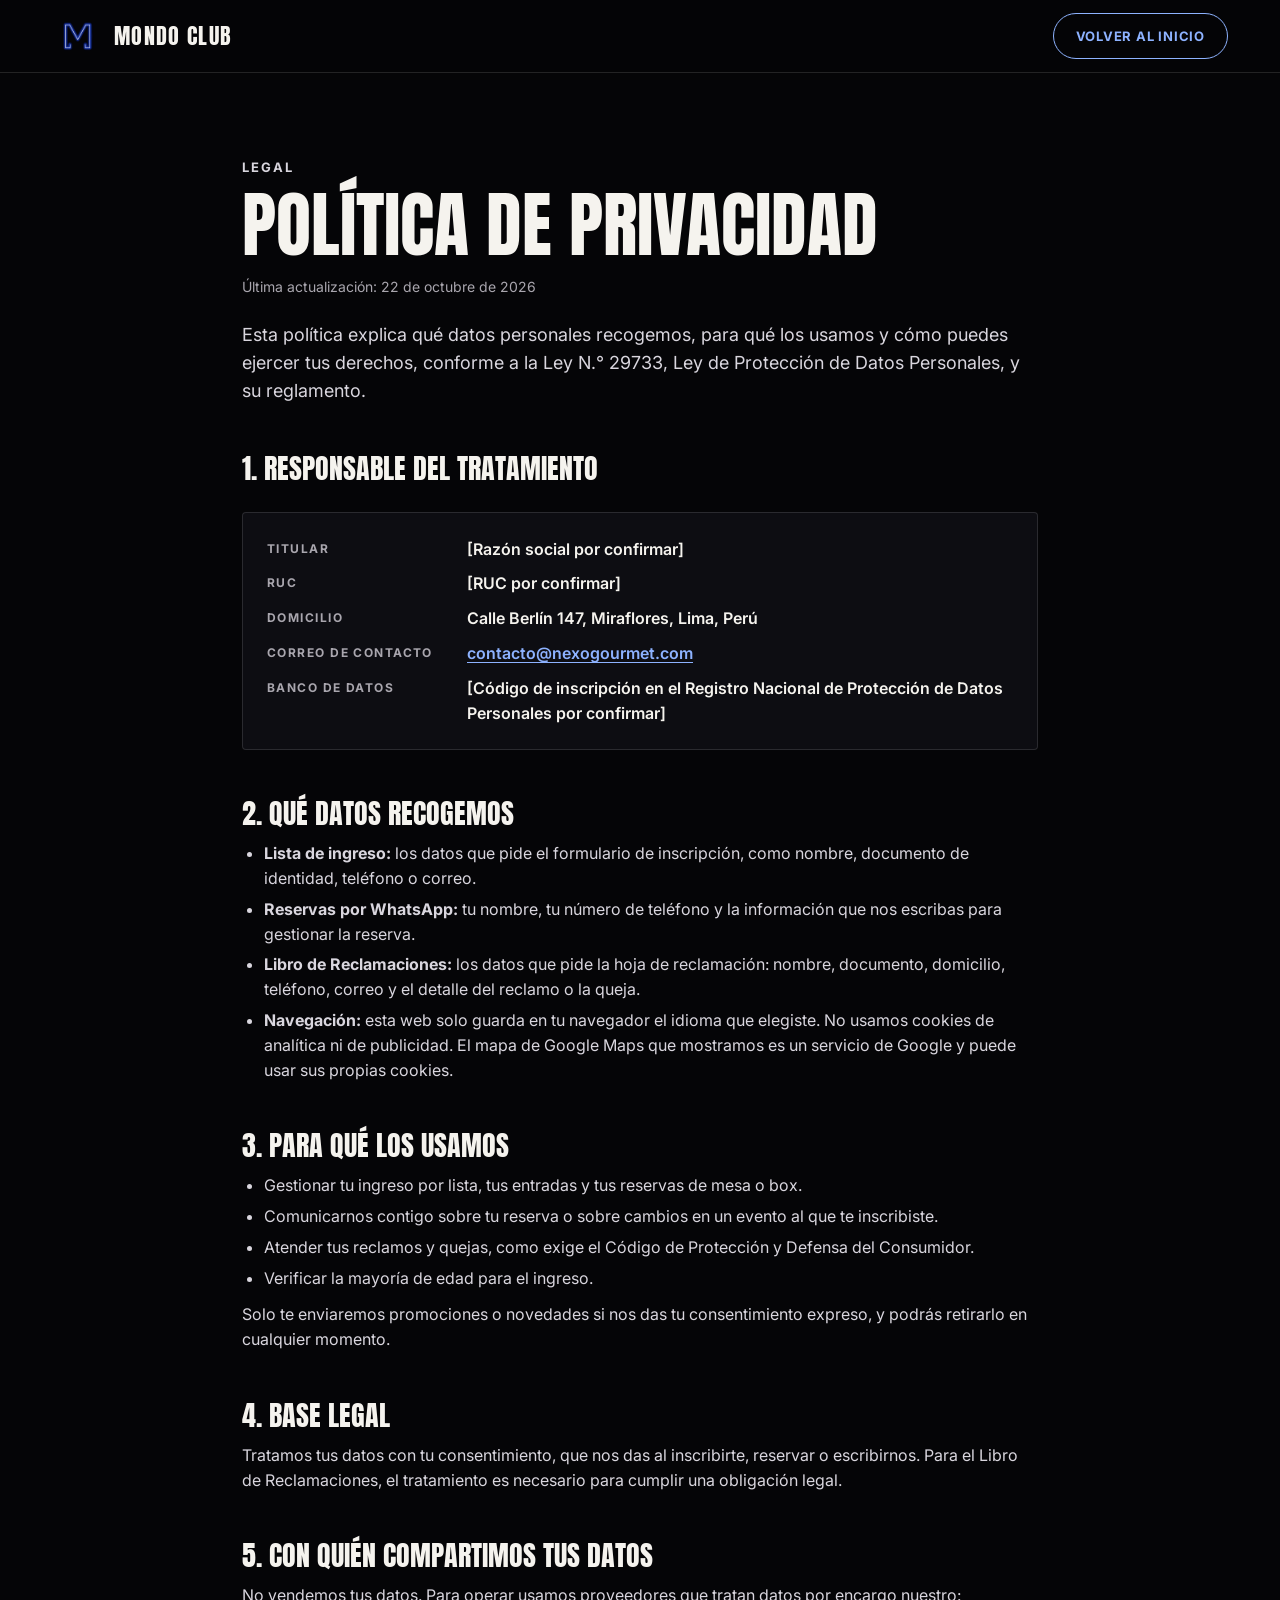
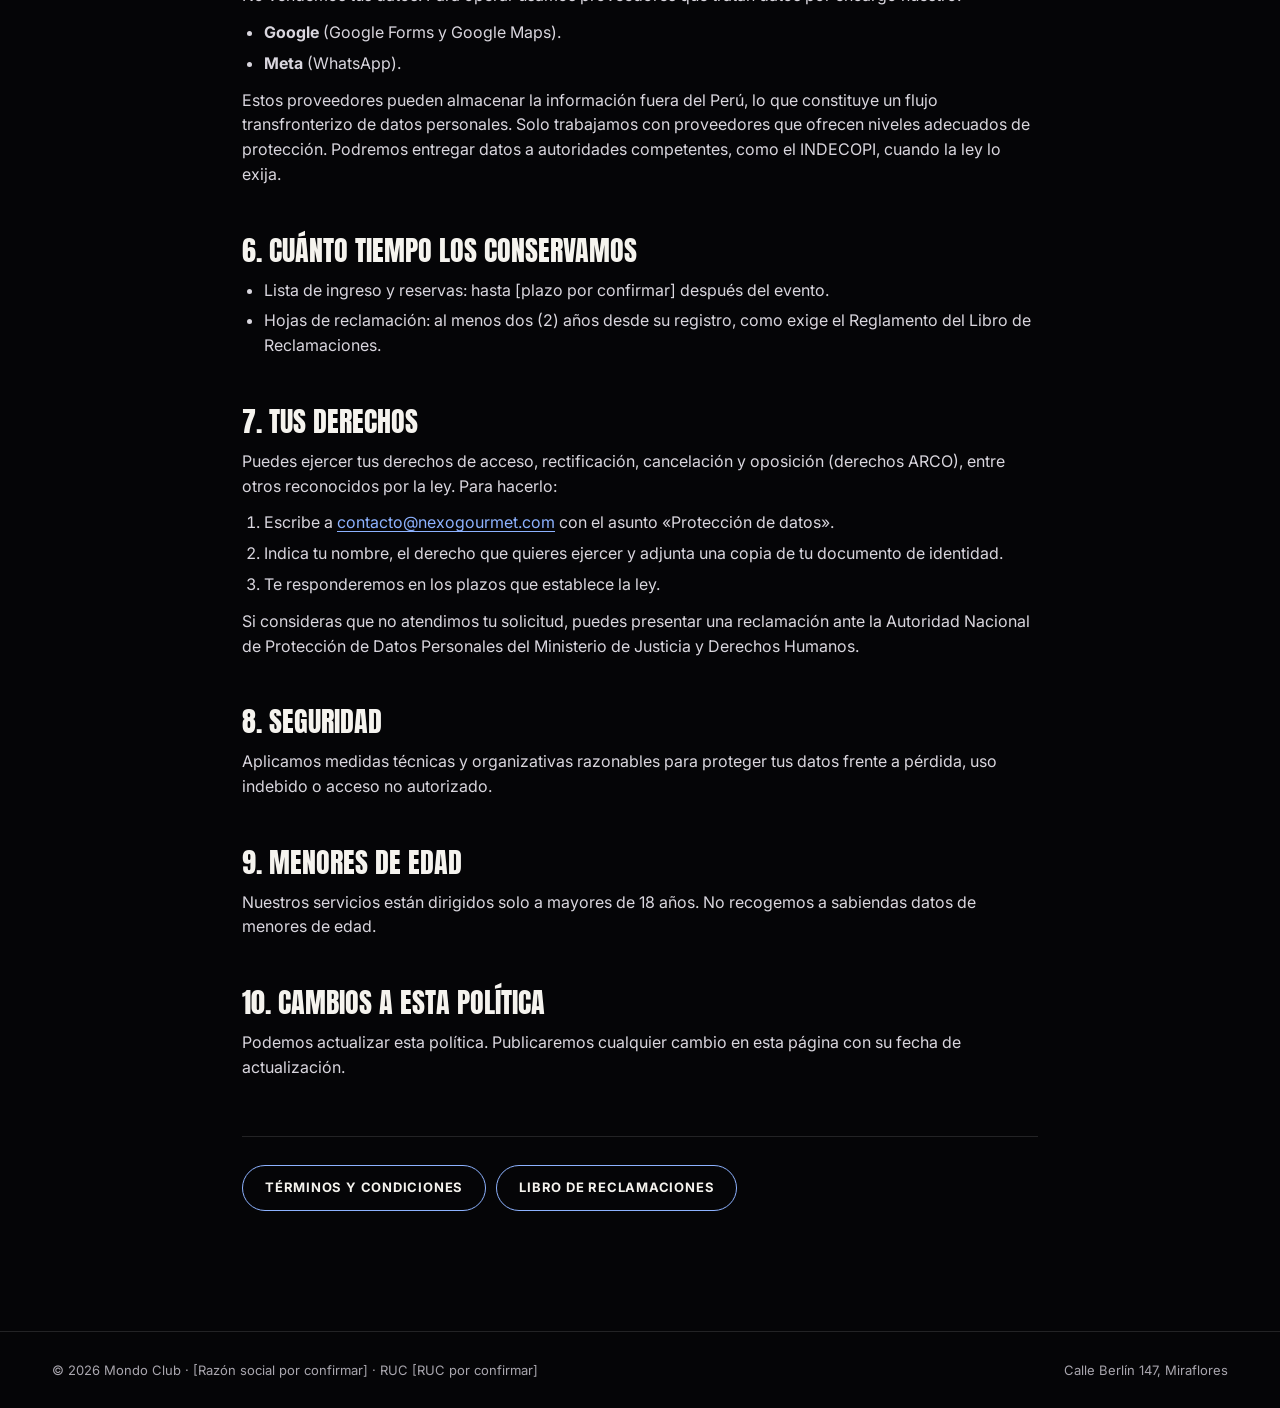
<file: privacidad.html>
<!doctype html>
<html lang="es">
<head>
<meta charset="utf-8">
<meta name="viewport" content="width=device-width, initial-scale=1, viewport-fit=cover">
<title>Política de privacidad · Mondo Club</title>
<meta name="description" content="Cómo Mondo Club trata tus datos personales en la lista de ingreso, las reservas y el Libro de Reclamaciones, conforme a la Ley N.° 29733.">
<meta name="theme-color" content="#050507">
<link rel="icon" href="assets/img/logo-neon.png">
<link rel="preconnect" href="https://fonts.googleapis.com">
<link rel="preconnect" href="https://fonts.gstatic.com" crossorigin>
<link rel="stylesheet" href="https://fonts.googleapis.com/css2?family=Anton&family=Inter:wght@400;500;600;700&display=swap">
<link rel="stylesheet" href="css/styles.css">
<script src="js/data.js" defer></script>
<script src="js/legal.js" defer></script>
</head>
<body>
<a class="skip" href="#main">Saltar al contenido</a>
<!-- Base text under Ley N.° 29733 and its regulation (D.S. 016-2024-JUS): must be reviewed by the client's legal advisor before publishing. -->

<header class="hdr">
  <div class="wrap hdr-in">
    <a class="logo" href="index.html" aria-label="Mondo Club, ir al inicio"><img src="assets/img/logo-neon.png" alt="" width="52" height="52"><span>Mondo Club</span></a>
    <a class="pill o" href="index.html">Volver al inicio</a>
  </div>
</header>

<main id="main" class="legal">
  <div class="wrap">
    <p class="eyebrow">Legal</p>
    <h1>Política de privacidad</h1>
    <p class="updated">Última actualización: 22 de octubre de 2026</p>
    <p class="intro">Esta política explica qué datos personales recogemos, para qué los usamos y cómo puedes ejercer tus derechos, conforme a la Ley N.° 29733, Ley de Protección de Datos Personales, y su reglamento.</p>

    <h2>1. Responsable del tratamiento</h2>
    <div class="box">
      <dl>
        <dt>Titular</dt><dd data-legal="name">[Razón social por confirmar]</dd>
        <dt>RUC</dt><dd data-legal="ruc">[RUC por confirmar]</dd>
        <dt>Domicilio</dt><dd data-legal="address">Calle Berlín 147, Miraflores, Lima, Perú</dd>
        <dt>Correo de contacto</dt><dd><a data-legal="email" href="mailto:contacto@nexogourmet.com">contacto@nexogourmet.com</a></dd>
        <dt>Banco de datos</dt><dd>[Código de inscripción en el Registro Nacional de Protección de Datos Personales por confirmar]</dd>
      </dl>
    </div>

    <h2>2. Qué datos recogemos</h2>
    <ul>
      <li><b>Lista de ingreso:</b> los datos que pide el formulario de inscripción, como nombre, documento de identidad, teléfono o correo.</li>
      <li><b>Reservas por WhatsApp:</b> tu nombre, tu número de teléfono y la información que nos escribas para gestionar la reserva.</li>
      <li><b>Libro de Reclamaciones:</b> los datos que pide la hoja de reclamación: nombre, documento, domicilio, teléfono, correo y el detalle del reclamo o la queja.</li>
      <li><b>Navegación:</b> esta web solo guarda en tu navegador el idioma que elegiste. No usamos cookies de analítica ni de publicidad. El mapa de Google Maps que mostramos es un servicio de Google y puede usar sus propias cookies.</li>
    </ul>

    <h2>3. Para qué los usamos</h2>
    <ul>
      <li>Gestionar tu ingreso por lista, tus entradas y tus reservas de mesa o box.</li>
      <li>Comunicarnos contigo sobre tu reserva o sobre cambios en un evento al que te inscribiste.</li>
      <li>Atender tus reclamos y quejas, como exige el Código de Protección y Defensa del Consumidor.</li>
      <li>Verificar la mayoría de edad para el ingreso.</li>
    </ul>
    <p>Solo te enviaremos promociones o novedades si nos das tu consentimiento expreso, y podrás retirarlo en cualquier momento.</p>

    <h2>4. Base legal</h2>
    <p>Tratamos tus datos con tu consentimiento, que nos das al inscribirte, reservar o escribirnos. Para el Libro de Reclamaciones, el tratamiento es necesario para cumplir una obligación legal.</p>

    <h2>5. Con quién compartimos tus datos</h2>
    <p>No vendemos tus datos. Para operar usamos proveedores que tratan datos por encargo nuestro:</p>
    <ul>
      <li><b>Google</b> (Google Forms y Google Maps).</li>
      <li><b>Meta</b> (WhatsApp).</li>
    </ul>
    <p>Estos proveedores pueden almacenar la información fuera del Perú, lo que constituye un flujo transfronterizo de datos personales. Solo trabajamos con proveedores que ofrecen niveles adecuados de protección. Podremos entregar datos a autoridades competentes, como el INDECOPI, cuando la ley lo exija.</p>

    <h2>6. Cuánto tiempo los conservamos</h2>
    <ul>
      <li>Lista de ingreso y reservas: hasta [plazo por confirmar] después del evento.</li>
      <li>Hojas de reclamación: al menos dos (2) años desde su registro, como exige el Reglamento del Libro de Reclamaciones.</li>
    </ul>

    <h2>7. Tus derechos</h2>
    <p>Puedes ejercer tus derechos de acceso, rectificación, cancelación y oposición (derechos ARCO), entre otros reconocidos por la ley. Para hacerlo:</p>
    <ol>
      <li>Escribe a <a data-legal="email" href="mailto:contacto@nexogourmet.com">contacto@nexogourmet.com</a> con el asunto «Protección de datos».</li>
      <li>Indica tu nombre, el derecho que quieres ejercer y adjunta una copia de tu documento de identidad.</li>
      <li>Te responderemos en los plazos que establece la ley.</li>
    </ol>
    <p>Si consideras que no atendimos tu solicitud, puedes presentar una reclamación ante la Autoridad Nacional de Protección de Datos Personales del Ministerio de Justicia y Derechos Humanos.</p>

    <h2>8. Seguridad</h2>
    <p>Aplicamos medidas técnicas y organizativas razonables para proteger tus datos frente a pérdida, uso indebido o acceso no autorizado.</p>

    <h2>9. Menores de edad</h2>
    <p>Nuestros servicios están dirigidos solo a mayores de 18 años. No recogemos a sabiendas datos de menores de edad.</p>

    <h2>10. Cambios a esta política</h2>
    <p>Podemos actualizar esta política. Publicaremos cualquier cambio en esta página con su fecha de actualización.</p>

    <nav class="legal-nav" aria-label="Documentos legales">
      <a class="pill o" href="terminos.html">Términos y condiciones</a>
      <a class="pill o" href="libro-de-reclamaciones.html">Libro de Reclamaciones</a>
    </nav>
  </div>
</main>

<footer class="legal-foot">
  <div class="wrap"><span>© 2026 Mondo Club · <span data-legal="name">[Razón social por confirmar]</span> · RUC <span data-legal="ruc">[RUC por confirmar]</span></span><span>Calle Berlín 147, Miraflores</span></div>
</footer>
</body>
</html>
</file>
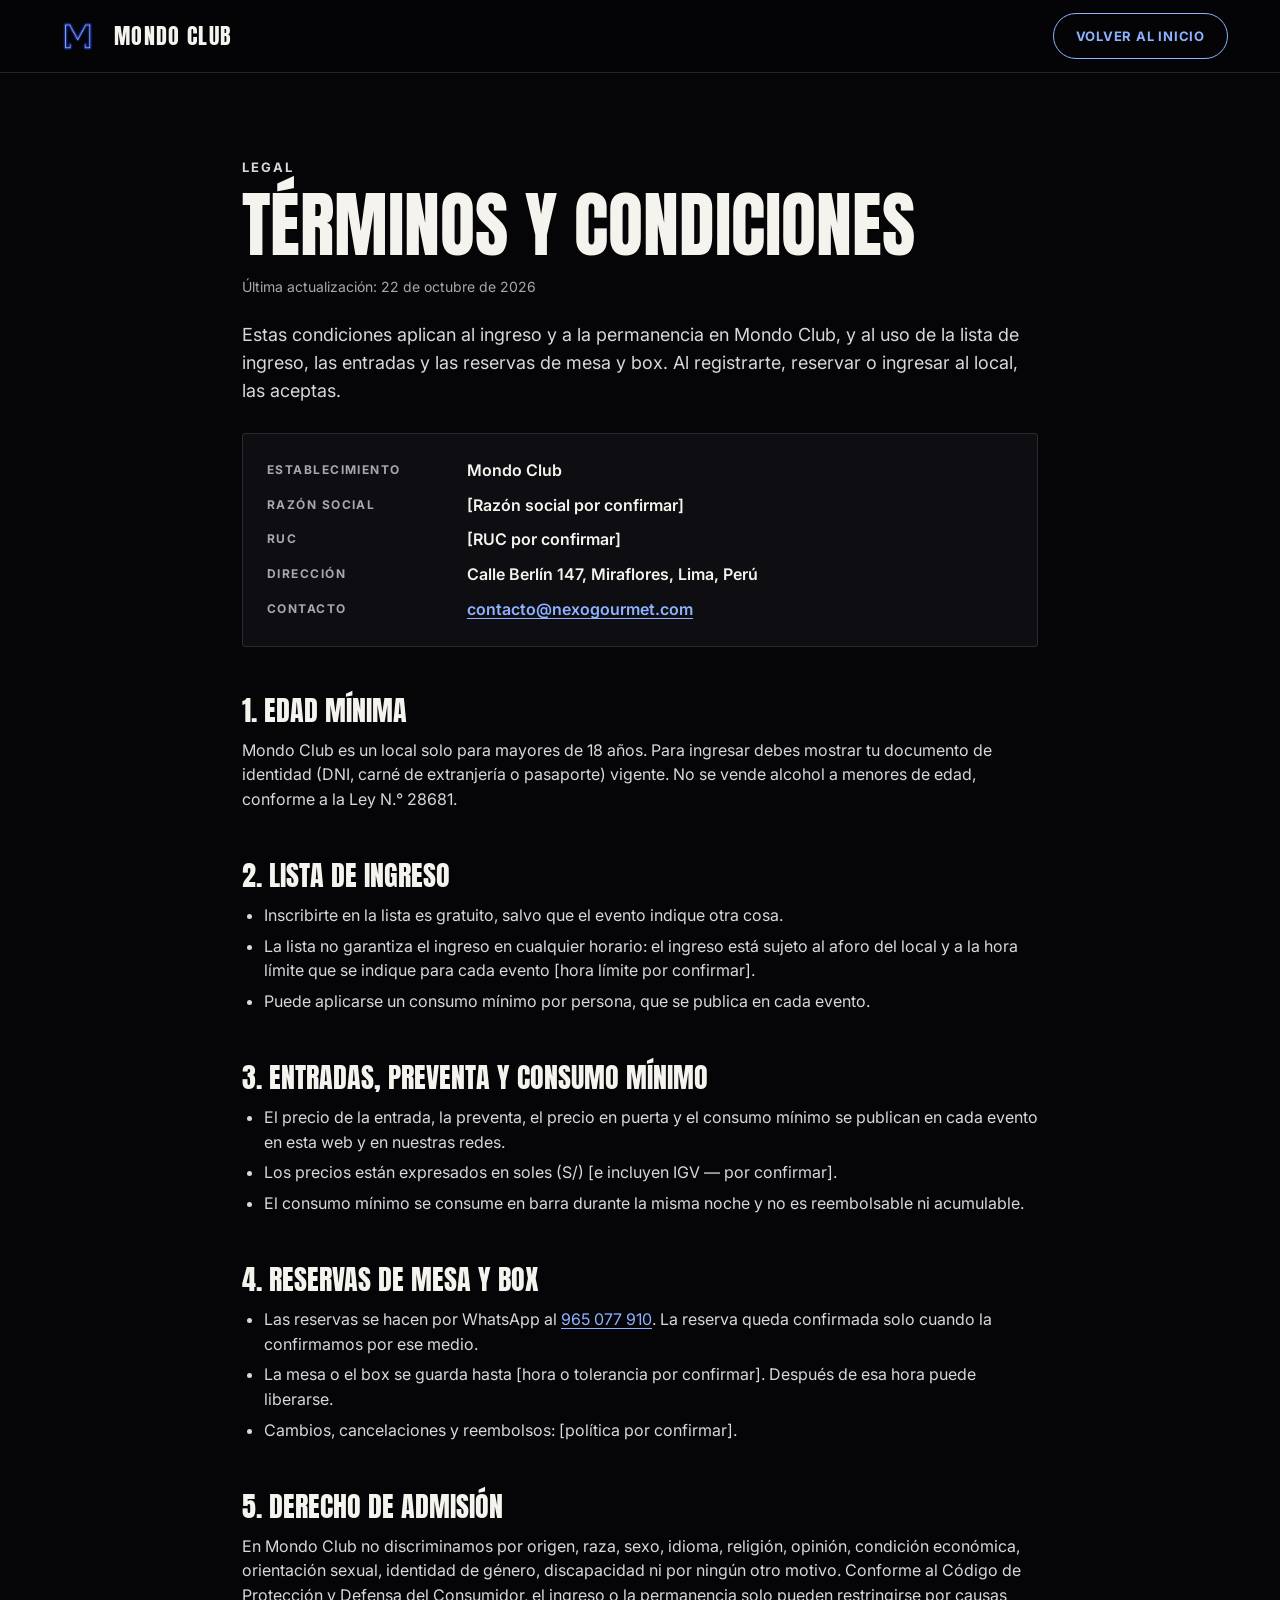
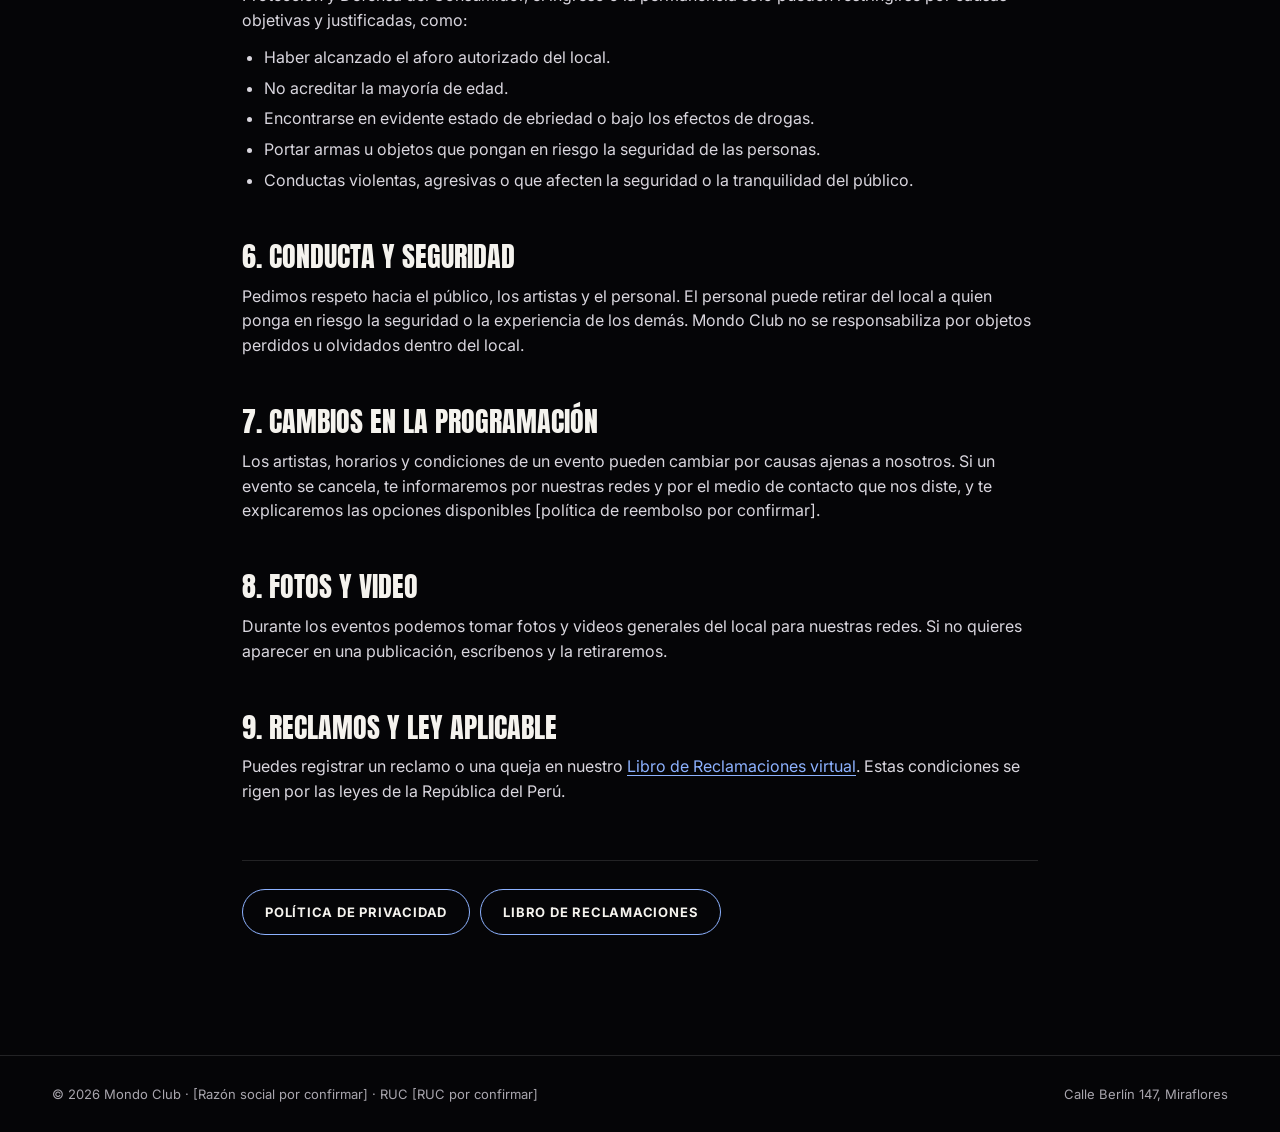
<file: terminos.html>
<!doctype html>
<html lang="es">
<head>
<meta charset="utf-8">
<meta name="viewport" content="width=device-width, initial-scale=1, viewport-fit=cover">
<title>Términos y condiciones · Mondo Club</title>
<meta name="description" content="Términos y condiciones de ingreso, lista, entradas y reservas de Mondo Club, Calle Berlín 147, Miraflores.">
<meta name="theme-color" content="#050507">
<link rel="icon" href="assets/img/logo-neon.png">
<link rel="preconnect" href="https://fonts.googleapis.com">
<link rel="preconnect" href="https://fonts.gstatic.com" crossorigin>
<link rel="stylesheet" href="https://fonts.googleapis.com/css2?family=Anton&family=Inter:wght@400;500;600;700&display=swap">
<link rel="stylesheet" href="css/styles.css">
<script src="js/data.js" defer></script>
<script src="js/legal.js" defer></script>
</head>
<body>
<a class="skip" href="#main">Saltar al contenido</a>
<!-- Base text: must be reviewed by the client's legal advisor before publishing. -->

<header class="hdr">
  <div class="wrap hdr-in">
    <a class="logo" href="index.html" aria-label="Mondo Club, ir al inicio"><img src="assets/img/logo-neon.png" alt="" width="52" height="52"><span>Mondo Club</span></a>
    <a class="pill o" href="index.html">Volver al inicio</a>
  </div>
</header>

<main id="main" class="legal">
  <div class="wrap">
    <p class="eyebrow">Legal</p>
    <h1>Términos y condiciones</h1>
    <p class="updated">Última actualización: 22 de octubre de 2026</p>
    <p class="intro">Estas condiciones aplican al ingreso y a la permanencia en Mondo Club, y al uso de la lista de ingreso, las entradas y las reservas de mesa y box. Al registrarte, reservar o ingresar al local, las aceptas.</p>

    <div class="box">
      <dl>
        <dt>Establecimiento</dt><dd>Mondo Club</dd>
        <dt>Razón social</dt><dd data-legal="name">[Razón social por confirmar]</dd>
        <dt>RUC</dt><dd data-legal="ruc">[RUC por confirmar]</dd>
        <dt>Dirección</dt><dd data-legal="address">Calle Berlín 147, Miraflores, Lima, Perú</dd>
        <dt>Contacto</dt><dd><a data-legal="email" href="mailto:contacto@nexogourmet.com">contacto@nexogourmet.com</a></dd>
      </dl>
    </div>

    <h2>1. Edad mínima</h2>
    <p>Mondo Club es un local solo para mayores de 18 años. Para ingresar debes mostrar tu documento de identidad (DNI, carné de extranjería o pasaporte) vigente. No se vende alcohol a menores de edad, conforme a la Ley N.° 28681.</p>

    <h2>2. Lista de ingreso</h2>
    <ul>
      <li>Inscribirte en la lista es gratuito, salvo que el evento indique otra cosa.</li>
      <li>La lista no garantiza el ingreso en cualquier horario: el ingreso está sujeto al aforo del local y a la hora límite que se indique para cada evento [hora límite por confirmar].</li>
      <li>Puede aplicarse un consumo mínimo por persona, que se publica en cada evento.</li>
    </ul>

    <h2>3. Entradas, preventa y consumo mínimo</h2>
    <ul>
      <li>El precio de la entrada, la preventa, el precio en puerta y el consumo mínimo se publican en cada evento en esta web y en nuestras redes.</li>
      <li>Los precios están expresados en soles (S/) [e incluyen IGV — por confirmar].</li>
      <li>El consumo mínimo se consume en barra durante la misma noche y no es reembolsable ni acumulable.</li>
    </ul>

    <h2>4. Reservas de mesa y box</h2>
    <ul>
      <li>Las reservas se hacen por WhatsApp al <a data-legal="whatsapp" href="https://wa.me/51965077910">965 077 910</a>. La reserva queda confirmada solo cuando la confirmamos por ese medio.</li>
      <li>La mesa o el box se guarda hasta [hora o tolerancia por confirmar]. Después de esa hora puede liberarse.</li>
      <li>Cambios, cancelaciones y reembolsos: [política por confirmar].</li>
    </ul>

    <h2>5. Derecho de admisión</h2>
    <p>En Mondo Club no discriminamos por origen, raza, sexo, idioma, religión, opinión, condición económica, orientación sexual, identidad de género, discapacidad ni por ningún otro motivo. Conforme al Código de Protección y Defensa del Consumidor, el ingreso o la permanencia solo pueden restringirse por causas objetivas y justificadas, como:</p>
    <ul>
      <li>Haber alcanzado el aforo autorizado del local.</li>
      <li>No acreditar la mayoría de edad.</li>
      <li>Encontrarse en evidente estado de ebriedad o bajo los efectos de drogas.</li>
      <li>Portar armas u objetos que pongan en riesgo la seguridad de las personas.</li>
      <li>Conductas violentas, agresivas o que afecten la seguridad o la tranquilidad del público.</li>
    </ul>

    <h2>6. Conducta y seguridad</h2>
    <p>Pedimos respeto hacia el público, los artistas y el personal. El personal puede retirar del local a quien ponga en riesgo la seguridad o la experiencia de los demás. Mondo Club no se responsabiliza por objetos perdidos u olvidados dentro del local.</p>

    <h2>7. Cambios en la programación</h2>
    <p>Los artistas, horarios y condiciones de un evento pueden cambiar por causas ajenas a nosotros. Si un evento se cancela, te informaremos por nuestras redes y por el medio de contacto que nos diste, y te explicaremos las opciones disponibles [política de reembolso por confirmar].</p>

    <h2>8. Fotos y video</h2>
    <p>Durante los eventos podemos tomar fotos y videos generales del local para nuestras redes. Si no quieres aparecer en una publicación, escríbenos y la retiraremos.</p>

    <h2>9. Reclamos y ley aplicable</h2>
    <p>Puedes registrar un reclamo o una queja en nuestro <a href="libro-de-reclamaciones.html">Libro de Reclamaciones virtual</a>. Estas condiciones se rigen por las leyes de la República del Perú.</p>

    <nav class="legal-nav" aria-label="Documentos legales">
      <a class="pill o" href="privacidad.html">Política de privacidad</a>
      <a class="pill o" href="libro-de-reclamaciones.html">Libro de Reclamaciones</a>
    </nav>
  </div>
</main>

<footer class="legal-foot">
  <div class="wrap"><span>© 2026 Mondo Club · <span data-legal="name">[Razón social por confirmar]</span> · RUC <span data-legal="ruc">[RUC por confirmar]</span></span><span>Calle Berlín 147, Miraflores</span></div>
</footer>
</body>
</html>
</file>
<file: css/styles.css>
/* ==========================================================
   MONDO CLUB — landing styles
   Neon blue (brand) + warm stage light, poster typography.
   ========================================================== */

:root{
  --bg:#050507;
  --bg-2:#0D0D12;
  --ink:#F5F3EE;
  --ink-2:#D9D6DE;
  --muted:#A9A6AE;
  --line:rgba(255,255,255,.12);
  --neon:#3D7BFF;
  --neon-btn:#2F66F0;
  --neon-hi:#8DB2FF;
  --neon-glow:rgba(61,123,255,.55);
  --amber:#FFB13B;
  --red:#FF4438;
  --display:Anton,Impact,"Arial Narrow",sans-serif;
  --serif:"Instrument Serif",Georgia,serif;
  --sans:Inter,ui-sans-serif,system-ui,-apple-system,"Segoe UI",Roboto,Arial,sans-serif;
  --hdr-h:72px;
}

*{box-sizing:border-box}
[hidden]{display:none!important}
html{scroll-behavior:smooth;-webkit-text-size-adjust:100%}
body{margin:0;background:var(--bg);color:var(--ink);font-family:var(--sans);font-size:16px;line-height:1.55;-webkit-font-smoothing:antialiased;overflow-x:hidden}
img,video,iframe{max-width:100%}
a{color:inherit}
button{font-family:inherit}
:focus-visible{outline:2px solid var(--neon-hi);outline-offset:3px}
.sr{position:absolute!important;width:1px;height:1px;padding:0;margin:-1px;overflow:hidden;clip:rect(0 0 0 0);white-space:nowrap;border:0}
.skip{position:absolute;left:16px;top:-80px;z-index:200;background:var(--ink);color:var(--bg);padding:12px 18px;border-radius:999px;font-weight:700;text-decoration:none}
.skip:focus{top:12px}
.wrap{max-width:1240px;margin:0 auto;padding:0 32px}

/* ---------- buttons ---------- */
.pill{display:inline-flex;align-items:center;justify-content:center;gap:8px;min-height:46px;padding:0 22px;border-radius:999px;font-size:13px;font-weight:700;letter-spacing:.06em;text-transform:uppercase;text-decoration:none;white-space:nowrap;cursor:pointer;transition:background .2s ease,color .2s ease,box-shadow .25s ease,border-color .2s ease}
.pill.o{border:1px solid var(--neon-hi);color:var(--neon-hi)}
.pill.o:hover{background:var(--neon-hi);color:var(--bg)}
.pill.p{background:var(--neon-btn);color:#fff;box-shadow:0 0 0 1px rgba(255,255,255,.18),0 0 28px var(--neon-glow)}
.pill.p:hover{box-shadow:0 0 0 1px rgba(255,255,255,.32),0 0 46px var(--neon-glow)}
.pill.a{border:1px solid var(--amber);color:var(--amber)}
.pill.a:hover{background:var(--amber);color:#1A1205}

/* ---------- header ---------- */
.hdr{position:sticky;top:0;z-index:50;background:rgba(5,5,7,.82);-webkit-backdrop-filter:blur(14px);backdrop-filter:blur(14px);border-bottom:1px solid var(--line)}
.hdr-in{height:var(--hdr-h);display:flex;align-items:center;justify-content:space-between;gap:20px}
.logo{display:inline-flex;align-items:center;gap:10px;text-decoration:none;min-height:44px}
.logo img{width:52px;height:52px;display:block}
.logo span{font-family:var(--display);font-size:22px;letter-spacing:.06em;text-transform:uppercase}
.nav{display:flex;gap:30px;list-style:none;margin:0;padding:0}
.nav a{display:inline-flex;align-items:center;min-height:44px;font-size:13px;font-weight:600;letter-spacing:.08em;text-transform:uppercase;text-decoration:none;color:var(--ink-2)}
.nav a:hover{color:var(--neon-hi)}
.hdr-r{display:flex;align-items:center;gap:12px}
.lang{display:inline-flex;padding:3px;border-radius:999px;border:1px solid var(--line)}
.lang button{min-width:44px;height:38px;padding:0 10px;border:0;border-radius:999px;background:transparent;color:var(--muted);font-size:13px;font-weight:700;letter-spacing:.06em;cursor:pointer}
.lang button:hover{color:var(--ink)}
.lang button[aria-pressed="true"]{background:var(--ink);color:var(--bg)}
.burger{display:none;width:44px;height:44px;border-radius:999px;border:1px solid var(--line);background:none;color:var(--ink);align-items:center;justify-content:center;cursor:pointer;padding:0}
.mmenu{border-top:1px solid var(--line);padding:8px 16px 20px;background:var(--bg)}
.mmenu ul{list-style:none;margin:0;padding:0}
.mmenu li a{display:flex;align-items:center;min-height:56px;border-bottom:1px solid var(--line);font-family:var(--display);font-size:28px;text-transform:uppercase;text-decoration:none}
.mmenu .pill{width:100%;margin-top:18px}

/* ---------- hero ---------- */
.hero{position:relative;min-height:calc(100vh - var(--hdr-h));min-height:calc(100svh - var(--hdr-h));display:flex;flex-direction:column;justify-content:flex-end;overflow:hidden;isolation:isolate}
.hero-media{position:absolute;inset:0;z-index:-2}
.hero-media img,.hero-media video{position:absolute;inset:0;width:100%;height:100%;object-fit:cover;display:block}
.hero-media video{opacity:0;transition:opacity .8s ease}
.hero-media video.on{opacity:.9}
.hero::after{content:"";position:absolute;inset:0;z-index:-1;background:linear-gradient(90deg,rgba(5,5,7,.92) 0%,rgba(5,5,7,.55) 45%,rgba(5,5,7,.1) 100%),linear-gradient(0deg,var(--bg) 0%,transparent 40%)}
.hero-in{padding-top:72px;padding-bottom:44px}
.kicker{display:inline-flex;align-items:center;gap:10px;margin:0;font-size:13px;font-weight:700;letter-spacing:.14em;text-transform:uppercase;color:var(--neon-hi)}
.kicker i{flex:none;width:8px;height:8px;border-radius:50%;background:var(--amber);box-shadow:0 0 10px var(--amber)}
.mega{margin:18px 0 0;font-family:var(--display);font-weight:400;font-size:clamp(64px,12vw,188px);line-height:.88;letter-spacing:.005em;text-transform:uppercase}
.mega-1{display:block}
.mega .out{color:transparent;-webkit-text-stroke:2px var(--ink)}
.mega .neon{color:#fff;text-shadow:0 0 6px #fff,0 0 18px var(--neon),0 0 42px var(--neon),0 0 80px var(--neon-glow)}
.tag{margin:20px 0 0;font-family:var(--serif);font-style:italic;font-size:clamp(22px,2.4vw,32px);line-height:1.2;color:#E7E2D8}
.lede{margin:12px 0 0;max-width:540px;font-size:18px;color:var(--muted)}
.hero-ctas{display:flex;flex-wrap:wrap;gap:12px;margin-top:28px}
.hours{display:flex;align-items:center;gap:10px;margin:22px 0 0;font-size:14px;font-weight:600}
.hours svg{flex:none;color:var(--amber)}
.next{border-top:1px solid var(--line);background:rgba(5,5,7,.72);-webkit-backdrop-filter:blur(10px);backdrop-filter:blur(10px)}
.next-in{display:flex;flex-wrap:wrap;align-items:center;gap:10px 24px;padding-top:16px;padding-bottom:16px;min-height:78px}
.next-l{font-size:12px;font-weight:700;letter-spacing:.14em;text-transform:uppercase;color:var(--amber)}
.next-d{font-family:var(--display);font-size:26px;letter-spacing:.02em}
.next-n{font-weight:600}
.next-n small{display:block;font-weight:400;color:var(--muted);font-size:14px}
.next .pill{margin-left:auto}

/* ---------- marquees ---------- */
.mq{overflow:hidden;border-bottom:1px solid var(--line);padding:26px 0}
.mq-clip{overflow:hidden}
.mq-t{display:flex;align-items:center;width:max-content;animation:mq 40s linear infinite}
.mq-t span{font-family:var(--display);font-size:clamp(44px,7vw,96px);line-height:1.05;text-transform:uppercase;padding:0 22px;white-space:nowrap}
.mq-t .o{color:transparent;-webkit-text-stroke:1.5px rgba(245,243,238,.7)}
.mq-t svg{flex:none;color:var(--neon);filter:drop-shadow(0 0 10px var(--neon))}
.mq-t i{flex:none;width:10px;height:10px;border-radius:50%;background:var(--amber);box-shadow:0 0 10px var(--amber)}
@keyframes mq{to{transform:translateX(-50%)}}

/* ---------- sections ---------- */
.sec{padding:120px 0;scroll-margin-top:var(--hdr-h)}
.sec-tight{padding-top:0}
.eyebrow{margin:0;font-size:13px;font-weight:700;letter-spacing:.16em;text-transform:uppercase;color:var(--neon-hi)}
.h2{margin:14px 0 0;font-family:var(--display);font-weight:400;font-size:clamp(44px,6vw,88px);line-height:.95;text-transform:uppercase}
.h2:focus{outline:none}
.h2 em,.week-t em,.stmt-t em{font-family:var(--serif);font-style:italic;font-weight:400;text-transform:none}
.h2 em{color:var(--amber);font-size:.9em}
.p{margin:18px 0 0;max-width:560px;font-size:18px;color:var(--muted)}
.sec-head{display:flex;flex-wrap:wrap;align-items:flex-end;justify-content:space-between;gap:20px}
.photo{position:relative;margin:0;overflow:hidden;border-radius:4px;background:var(--bg-2)}
.photo img,.photo video{width:100%;height:100%;object-fit:cover;display:block}
.rv-on .rv{opacity:0;transform:translateY(18px);transition:opacity .8s ease-out,transform .8s ease-out}
.rv-on .rv[data-in]{opacity:1;transform:none}

/* welcome */
.welcome{display:grid;grid-template-columns:minmax(0,1fr) minmax(0,1.1fr);gap:64px;align-items:center}
.welcome-ph{aspect-ratio:4/5}
.facts{display:flex;flex-wrap:wrap;gap:10px;list-style:none;margin:26px 0 0;padding:0}
.facts li{display:inline-flex;align-items:center;min-height:36px;padding:0 14px;border-radius:999px;border:1px solid var(--line);font-size:14px;font-weight:600}

/* agenda */
.week{display:grid;grid-template-columns:repeat(2,minmax(0,1fr));gap:16px;margin-top:40px}
.week>div{padding:22px 24px;border:1px solid var(--line);border-radius:4px;background:var(--bg-2)}
.week p{margin:6px 0 0;color:var(--muted)}
.week .week-t{margin:0;font-family:var(--display);font-size:30px;line-height:1.1;text-transform:uppercase;color:var(--ink)}
.week-t em{color:var(--neon-hi);font-size:.95em}
.ag{display:grid;grid-template-columns:minmax(0,1.5fr) minmax(0,1fr);gap:48px;margin-top:48px;align-items:start}
.rows{border-top:1px solid var(--line)}
.row{display:grid;grid-template-columns:120px minmax(0,1fr) auto;gap:24px;align-items:center;padding:26px 8px;border-bottom:1px solid var(--line);transition:background .2s ease}
.row.on{background:linear-gradient(90deg,rgba(61,123,255,.1),transparent 70%)}
.row .row-d{margin:0;font-family:var(--display);font-size:34px;line-height:1;color:var(--ink)}
.row-d small{display:block;margin-bottom:6px;font-family:var(--sans);font-size:12px;font-weight:700;letter-spacing:.14em;color:var(--amber)}
.row-thumb{display:none;margin:0}
.row h3{margin:0;font-family:var(--display);font-weight:400;font-size:clamp(26px,2.6vw,36px);line-height:1;text-transform:uppercase}
.row p{margin:8px 0 0;color:var(--muted);font-size:15px}
.row .price{margin-top:10px;font-size:14px;font-weight:600;color:var(--ink-2)}
.chips{display:flex;flex-wrap:wrap;gap:6px;margin:10px 0 0;padding:0;list-style:none}
.chip{display:inline-flex;align-items:center;gap:6px;min-height:26px;padding:0 10px;border-radius:999px;font-size:12px;font-weight:700;letter-spacing:.06em;text-transform:uppercase;border:1px solid var(--line);color:var(--ink-2)}
.chip.live{border-color:rgba(255,177,59,.6);color:var(--amber)}
.chip.live::before{content:"";width:6px;height:6px;border-radius:50%;background:var(--amber);box-shadow:0 0 8px var(--amber)}
.chip.dj{border-color:rgba(141,178,255,.55);color:var(--neon-hi)}
.row-acts{display:flex;flex-direction:column;gap:8px;align-items:stretch}
.poster{position:sticky;top:calc(var(--hdr-h) + 24px);margin:0;aspect-ratio:4/5;border-radius:4px;overflow:hidden;border:1px solid var(--line);background:var(--bg-2)}
.poster img{width:100%;height:100%;object-fit:cover;display:block;transition:opacity .25s ease}
.empty{margin-top:48px;padding:40px 32px;border:1px solid var(--line);border-radius:4px;background:var(--bg-2);display:flex;flex-direction:column;align-items:flex-start;gap:14px}
.empty h3{margin:0;font-family:var(--display);font-weight:400;font-size:36px;text-transform:uppercase}
.empty p{margin:0;color:var(--muted)}

/* statement */
.stmt{padding:140px 0;text-align:center;background:radial-gradient(50% 60% at 50% 50%,rgba(61,123,255,.14),transparent 70%)}
.stmt-t{margin:0 auto;max-width:1000px;font-family:var(--display);font-size:clamp(44px,7vw,108px);line-height:.95;text-transform:uppercase}
.stmt-t em{color:var(--amber)}
.stmt-g{margin:26px 0 0;font-size:13px;font-weight:700;letter-spacing:.16em;text-transform:uppercase;color:var(--muted)}

/* access */
.acc{display:grid;grid-template-columns:repeat(3,minmax(0,1fr));gap:16px;margin-top:48px}
.acc article{display:flex;flex-direction:column;gap:14px;padding:30px;border-radius:4px;border:1px solid var(--line);background:var(--bg-2)}
.acc article.hl{border-color:rgba(61,123,255,.6);box-shadow:inset 0 0 40px rgba(61,123,255,.08)}
.acc .n{font-family:var(--display);font-size:56px;line-height:1;color:transparent;-webkit-text-stroke:1.5px var(--neon-hi)}
.acc h3{margin:0;font-family:var(--display);font-weight:400;font-size:32px;line-height:1;text-transform:uppercase}
.acc p{margin:0;color:var(--muted)}
.acc ul{margin:0;padding-left:18px;color:var(--ink-2);display:flex;flex-direction:column;gap:4px;font-size:15px}
.acc .pill{margin-top:auto;align-self:flex-start}

/* bands */
.bands{padding:80px 0;border-top:1px solid var(--line);border-bottom:1px solid var(--line)}
.bands .eyebrow{text-align:center;margin-bottom:28px}
.bands .mq-t{animation-duration:55s}
.bands .mq-t span{font-size:clamp(36px,5vw,64px)}

/* gallery */
.gal{display:grid;grid-template-columns:2fr 1fr 1fr;grid-template-rows:280px 280px;gap:12px;margin-top:48px}
.gal .photo:first-child{grid-row:span 2}
.gal .photo:nth-child(4){grid-column:span 2}
.gal .photo img{object-position:50% 30%}

/* location */
.loc{display:grid;grid-template-columns:minmax(0,1fr) minmax(0,1.3fr);gap:48px;margin-top:48px}
.loc dl{margin:0;border-top:1px solid var(--line)}
.loc dl>div{padding:18px 0;border-bottom:1px solid var(--line)}
.loc dt{font-size:12px;font-weight:700;letter-spacing:.14em;text-transform:uppercase;color:var(--muted)}
.loc dd{margin:6px 0 0;font-size:20px;font-weight:600}
.loc dd a{text-decoration-color:rgba(141,178,255,.5);text-underline-offset:4px}
.loc dd a:hover{color:var(--neon-hi)}
.loc dd small{display:block;font-size:15px;font-weight:400;color:var(--muted)}
.loc-btn{margin-top:24px}
.map{position:relative;min-height:380px;border-radius:4px;overflow:hidden;border:1px solid var(--line);background:var(--bg-2)}
.map iframe{position:absolute;inset:0;width:100%;height:100%;border:0;display:block;filter:invert(.92) hue-rotate(180deg) saturate(.6)}

/* footer */
.foot{border-top:1px solid var(--line);padding:64px 0 32px;overflow:hidden}
.foot-g{position:relative;z-index:1;display:grid;grid-template-columns:1.4fr 1fr 1fr 1fr;gap:32px}
.foot h2{margin:0 0 12px;font-size:12px;font-weight:700;letter-spacing:.14em;text-transform:uppercase;color:var(--muted)}
.foot ul{list-style:none;margin:0;padding:0;display:flex;flex-direction:column}
.foot ul a{display:flex;align-items:center;gap:10px;min-height:44px;text-decoration:none;color:var(--ink-2);transition:color .15s ease}
.foot ul a:hover{color:var(--neon-hi)}
.foot .soc svg{flex:none;color:var(--muted)}
.foot .soc:hover svg{color:var(--neon-hi)}
.foot-tag{margin:14px 0 0;color:var(--muted)}
.foot-big{margin:56px 0 0;font-family:var(--display);font-size:clamp(90px,24vw,360px);line-height:.8;text-align:center;text-transform:uppercase;color:transparent;-webkit-text-stroke:1.5px rgba(141,178,255,.35);letter-spacing:.02em;user-select:none;pointer-events:none}
.foot-copy{margin-top:24px;font-size:13px;color:var(--muted);display:flex;flex-wrap:wrap;justify-content:space-between;gap:10px}

/* ---------- legal pages (terminos, privacidad, libro de reclamaciones) ---------- */
.legal{padding:72px 0 120px}
.legal .wrap{max-width:860px}
.legal h1{margin:14px 0 0;font-family:var(--display);font-weight:400;font-size:clamp(40px,6vw,72px);line-height:.95;text-transform:uppercase}
.legal .updated{margin:16px 0 0;color:var(--muted);font-size:14px}
.legal .intro{margin:24px 0 0;font-size:18px;color:var(--ink-2)}
.legal h2{margin:48px 0 0;font-family:var(--display);font-weight:400;font-size:28px;line-height:1.1;text-transform:uppercase}
.legal h3{margin:28px 0 0;font-size:17px;font-weight:700}
.legal p,.legal li{color:var(--ink-2)}
.legal p{margin:12px 0 0}
.legal ul,.legal ol{margin:12px 0 0;padding-left:22px;display:flex;flex-direction:column;gap:6px}
.legal a{color:var(--neon-hi);text-underline-offset:3px}
.legal a.pill{color:inherit}
.legal .pill.p{color:#fff}
.legal-nav{display:flex;flex-wrap:wrap;gap:10px;margin-top:56px;padding-top:28px;border-top:1px solid var(--line)}
.legal-foot{border-top:1px solid var(--line);padding:28px 0;font-size:13px;color:var(--muted)}
.legal-foot .wrap{display:flex;flex-wrap:wrap;justify-content:space-between;gap:10px}
.legal-foot a{color:var(--ink-2)}
.box{margin-top:28px;padding:24px;border:1px solid var(--line);border-radius:4px;background:var(--bg-2)}
.box dl{margin:0;display:grid;grid-template-columns:minmax(0,180px) minmax(0,1fr);gap:10px 20px}
.box dt{font-size:12px;font-weight:700;letter-spacing:.12em;text-transform:uppercase;color:var(--muted);padding-top:3px}
.box dd{margin:0;font-weight:600}
.note-box{margin-top:20px;padding:16px 18px;border-left:3px solid var(--amber);background:rgba(255,177,59,.06);color:var(--ink-2);font-size:15px}

/* claims form */
.claim{margin-top:36px;display:flex;flex-direction:column;gap:36px}
.claim fieldset{margin:0;padding:0;border:0;min-width:0}
.claim legend{padding:0;font-family:var(--display);font-size:26px;line-height:1.1;text-transform:uppercase}
.fgrid{display:grid;grid-template-columns:repeat(2,minmax(0,1fr));gap:18px 20px;margin-top:18px}
.fgrid .full{grid-column:1/-1}
.field{display:flex;flex-direction:column;gap:8px;min-width:0}
.field label,.field .lbl{font-size:15px;font-weight:600}
.field .opt{font-weight:400;color:var(--muted)}
.inp{width:100%;min-height:50px;padding:12px 14px;border-radius:4px;border:1px solid rgba(255,255,255,.18);background:#111117;color:var(--ink);font:inherit;font-size:16px}
.inp:hover{border-color:rgba(255,255,255,.32)}
.inp:focus{outline:2px solid var(--neon-hi);outline-offset:1px;border-color:var(--neon)}
.inp[aria-invalid="true"]{border-color:var(--red)}
textarea.inp{min-height:140px;resize:vertical}
select.inp{appearance:none;-webkit-appearance:none;background-image:linear-gradient(45deg,transparent 50%,var(--muted) 50%),linear-gradient(135deg,var(--muted) 50%,transparent 50%);background-position:calc(100% - 20px) 22px,calc(100% - 14px) 22px;background-size:6px 6px;background-repeat:no-repeat;padding-right:40px}
.hint{margin:0;font-size:14px;color:var(--muted)}
.err{margin:0;font-size:14px;font-weight:600;color:#FF8A80}
.choice{display:grid;grid-template-columns:repeat(2,minmax(0,1fr));gap:12px;margin-top:18px}
.choice label{display:flex;gap:12px;align-items:flex-start;padding:16px;border:1px solid var(--line);border-radius:4px;background:var(--bg-2);cursor:pointer}
.choice label:has(input:checked){border-color:var(--neon);box-shadow:inset 0 0 0 1px var(--neon)}
.choice input{flex:none;width:20px;height:20px;margin:2px 0 0;accent-color:var(--neon)}
.choice b{display:block}
.choice span span{display:block;margin-top:4px;font-size:14px;color:var(--muted)}
.check{display:flex;gap:12px;align-items:flex-start;cursor:pointer}
.check input{flex:none;width:22px;height:22px;margin:1px 0 0;accent-color:var(--neon)}
.form-foot{display:flex;flex-wrap:wrap;gap:12px;align-items:center}
.form-foot button.pill{border:0;font-family:inherit}
.copy-sheet{margin-top:36px}
.copy-sheet h2{margin-top:0}
.copy-sheet h2:focus{outline:none}
.copy-sheet .box dl{grid-template-columns:minmax(0,220px) minmax(0,1fr)}
.copy-sheet .box dd{font-weight:500;white-space:pre-wrap}
.ok{display:flex;gap:12px;align-items:flex-start;padding:18px;border:1px solid rgba(61,214,140,.45);background:rgba(61,214,140,.07);border-radius:4px}
.ok svg{flex:none;color:#3DD68C;margin-top:2px}
.ok p{margin:4px 0 0}
@media (max-width:767px){
  .legal{padding:48px 0 80px}
  .fgrid,.choice{grid-template-columns:minmax(0,1fr)}
  .box dl,.copy-sheet .box dl{grid-template-columns:minmax(0,1fr);gap:4px}
  .box dd{margin-bottom:10px}
  .form-foot .pill{width:100%}
}
@media print{
  .hdr,.legal-foot,.legal-nav,.no-print,.skip{display:none!important}
  body{background:#fff;color:#000}
  .legal{padding:0}
  .legal h1,.legal h2{color:#000}
  .legal p,.legal li,.box dd,.box dt{color:#000}
  .box{background:#fff;border-color:#999}
}

/* ---------- responsive ---------- */
@media (max-width:1023px){
  .nav,.hdr-cta{display:none}
  .burger{display:inline-flex}
  .ag{grid-template-columns:minmax(0,1fr)}
  .poster{display:none}
  .row{grid-template-columns:96px minmax(0,1fr) auto}
  .row-thumb{display:block;grid-row:span 1;width:96px;aspect-ratio:4/5;border-radius:4px;overflow:hidden;background:var(--bg-2)}
  .row-thumb img{width:100%;height:100%;object-fit:cover;display:block}
  .row .row-d{display:none}
  .row .when{display:block;margin-bottom:4px;font-size:12px;font-weight:700;letter-spacing:.14em;text-transform:uppercase;color:var(--amber)}
  .acc{grid-template-columns:minmax(0,1fr)}
  .foot-g{grid-template-columns:1fr 1fr}
}
@media (max-width:767px){
  :root{--hdr-h:64px}
  .wrap{padding:0 16px}
  .logo img{width:44px;height:44px}
  .logo span{display:none}
  .sec{padding:80px 0}
  .sec-tight{padding-top:0}
  .hero-in{padding-top:48px;padding-bottom:32px}
  .mega .out{-webkit-text-stroke-width:1.5px}
  .lede{font-size:17px}
  .hero-ctas .pill{flex:1 1 100%}
  .next .pill{margin-left:0;width:100%}
  .welcome,.loc,.week{grid-template-columns:minmax(0,1fr);gap:28px}
  .stmt{padding:96px 0}
  .row{grid-template-columns:76px minmax(0,1fr);gap:14px;padding:22px 0}
  .row-thumb{width:76px}
  .row-acts{grid-column:1/-1;flex-direction:row;flex-wrap:wrap}
  .row-acts .pill{flex:1 1 140px}
  .gal{grid-template-columns:1fr 1fr;grid-template-rows:240px 180px 180px}
  .gal .photo:first-child{grid-column:span 2;grid-row:auto}
  .acc article{padding:24px}
  .acc .pill,.loc-btn{align-self:stretch;width:100%}
  .pill{white-space:normal;text-align:center;line-height:1.25;padding-top:10px;padding-bottom:10px}
  .map{min-height:300px}
  .foot-g{grid-template-columns:minmax(0,1fr)}
}
@media (min-width:1024px){
  .row .when{display:none}
}
@media (prefers-reduced-motion:reduce){
  html{scroll-behavior:auto}
  .mq-t{animation:none}
  .rv-on .rv{opacity:1;transform:none;transition:none}
  .hero-media video{transition:none}
}
</file>
